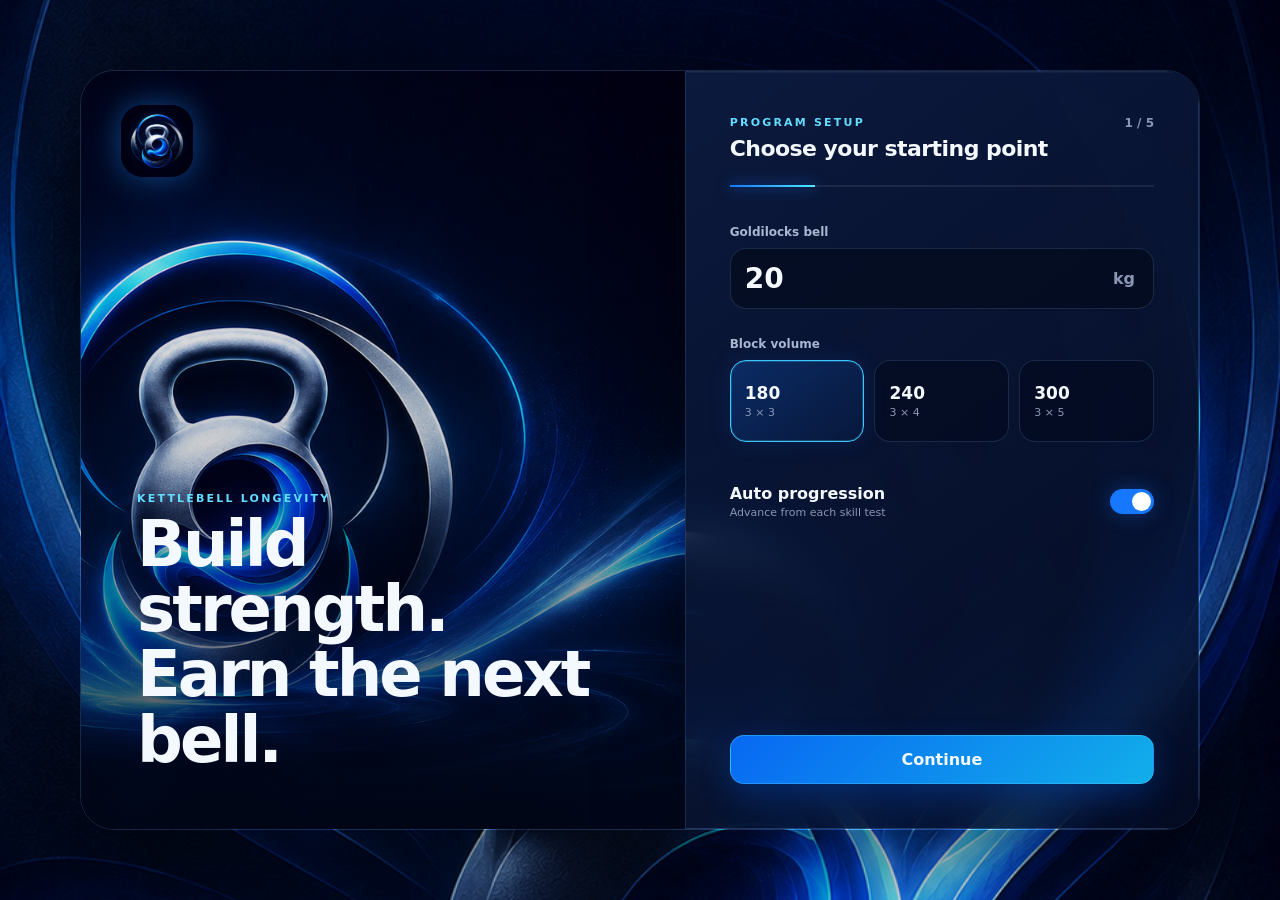
<file: index.html>
<!doctype html>
<html lang="en">
<head>
  <meta charset="utf-8">
  <meta name="viewport" content="width=device-width,initial-scale=1,viewport-fit=cover">
  <meta name="theme-color" content="#050b1d">
  <meta name="description" content="A four-week kettlebell training cycle with skill-based progression.">
  <link rel="manifest" href="manifest.webmanifest">
  <link rel="icon" href="icon-192.png">
  <link rel="apple-touch-icon" href="icon-192.png">
  <link rel="stylesheet" href="styles.css">
  <title>Unity</title>
</head>
<body>
  <div class="ambient" aria-hidden="true"></div>
  <header class="topbar" id="topbar" hidden>
    <button class="brand" data-view="train" aria-label="Unity home">
      <img src="icon-192.png" alt="">
      <span>UNITY</span>
    </button>
    <div class="top-actions">
      <span class="cycle-chip" id="cycleChip"></span>
      <button class="icon-button" id="installButton" hidden>Install</button>
    </div>
  </header>

  <main>
    <section id="setupView" class="view setup-view">
      <div class="setup-shell">
        <div class="hero-panel">
          <img class="hero-mark" src="unity-logo.png" alt="Unity kettlebell mark">
          <div class="hero-copy">
            <p class="eyebrow">KETTLEBELL LONGEVITY</p>
            <h1>Build strength.<br>Earn the next bell.</h1>
          </div>
        </div>

        <div class="setup-panel glass">
          <div class="setup-head">
            <div>
              <p class="eyebrow">PROGRAM SETUP</p>
              <h2 id="setupTitle">Choose your starting point</h2>
            </div>
            <span id="stepLabel">1 / 5</span>
          </div>
          <div class="step-track"><i id="stepProgress"></i></div>

          <form id="setupForm">
            <fieldset class="setup-step active" data-step="0">
              <legend class="sr-only">Starting point</legend>
              <label class="field-label" for="baseKB">Goldilocks bell</label>
              <div class="number-field"><input id="baseKB" type="number" min="4" max="80" step="2" value="20" required><span>kg</span></div>

              <span class="field-label">Block volume</span>
              <div class="choice-grid three" id="volumeChoices">
                <label class="choice"><input type="radio" name="volume" value="180" checked><span><b>180</b><small>3 × 3</small></span></label>
                <label class="choice"><input type="radio" name="volume" value="240"><span><b>240</b><small>3 × 4</small></span></label>
                <label class="choice"><input type="radio" name="volume" value="300"><span><b>300</b><small>3 × 5</small></span></label>
              </div>
              <label class="switch-row"><span><b>Auto progression</b><small>Advance from each skill test</small></span><input id="autoProgression" type="checkbox" checked><i></i></label>
            </fieldset>

            <fieldset class="setup-step" data-step="1">
              <legend class="sr-only">Training structure</legend>
              <span class="field-label">KB Bias</span>
              <p class="field-help">Rotate around your familiar Goldilocks bell: use a lighter bell for speed and technique, and gradually get comfortable with a heavier bell.</p>
              <div class="choice-grid two">
                <label class="choice"><input type="radio" name="bias" value="on" checked><span><b>On</b><small>Rotates between lighter, base and heavier bells</small></span></label>
                <label class="choice"><input type="radio" name="bias" value="off"><span><b>Off</b><small>Always use your Goldilocks bell</small></span></label>
              </div>
              <span class="field-label">Week structure</span>
              <div class="choice-grid two">
                <label class="choice"><input type="radio" name="weekMode" value="balanced" checked><span><b>Balanced Weeks</b><small>2 / 2 / 2 / 2</small></span></label>
                <label class="choice"><input type="radio" name="weekMode" value="chaos"><span><b>Chaos Mode</b><small>Independent rotations</small></span></label>
              </div>
            </fieldset>

            <fieldset class="setup-step" data-step="2">
              <legend class="sr-only">Strength focus</legend>
              <label class="field-label" for="strengthFocus">Strength focus</label>
              <select id="strengthFocus">
                <option value="">None</option>
                <option>Push</option><option>Pull</option><option>Squat</option><option>Hinge</option>
              </select>
              <div id="strengthFields" hidden>
                <label class="field-label" for="strengthReps">Target reps per block</label>
                <input id="strengthReps" type="number" min="30" max="500" step="10" value="180">
              </div>
            </fieldset>

            <fieldset class="setup-step" data-step="3">
              <legend class="sr-only">Barbell mode</legend>
              <label class="switch-row"><span><b>Barbell Mode</b><small>Heavy Bias uses barbell lifts</small></span><input id="barbellMode" type="checkbox"><i></i></label>
              <div id="barbellFields" class="barbell-fields" hidden>
                <label>Push<input id="barbellPush" value="Barbell Bench Press"></label>
                <label>Pull<input id="barbellPull" value="Barbell Row"></label>
                <label>Squat<input id="barbellSquat" value="Back Squat"></label>
                <label>Hinge<input id="barbellHinge" value="Deadlift"></label>
              </div>
            </fieldset>

            <fieldset class="setup-step review-step" data-step="4">
              <legend class="sr-only">Review</legend>
              <div id="setupReview" class="review-grid"></div>
              <button type="button" class="share-import" id="importAnother" hidden>Discard shared plan</button>
            </fieldset>

            <div class="setup-controls">
              <button type="button" class="button secondary" id="setupBack" hidden>Back</button>
              <button type="button" class="button primary" id="setupNext">Continue</button>
            </div>
          </form>
        </div>
      </div>
    </section>

    <section id="trainView" class="view app-view" hidden>
      <div class="page-head">
        <div><p class="eyebrow" id="sessionEyebrow">WEEK 1 · DAY 1</p><h1 id="sessionTitle">Today</h1></div>
        <div class="day-nav"><button id="prevDay" aria-label="Previous day">←</button><button id="nextDay" aria-label="Next day">→</button></div>
      </div>
      <div class="session-meta" id="sessionMeta"></div>
      <details class="routine glass"><summary>Warm-up</summary><p>Rocking · Crawling · Segmental rolls · 5–7 min</p></details>
      <div id="getUpBlock" class="session-block glass" hidden>
        <div class="block-heading"><span class="block-index" id="getUpIndex">01</span><div><h2 id="getUpTitle">Turkish Get Up</h2></div></div>
        <div id="getUpList" class="exercise-list"></div>
      </div>
      <div id="circuitBlock" class="session-block glass" hidden>
        <div class="block-heading"><span class="block-index" id="circuitIndex">02</span><div><h2>Main Circuit</h2><p id="circuitTitle">3 rounds</p></div></div>
        <div id="exerciseList" class="exercise-list"></div>
      </div>
      <div id="carryBlock" class="session-block carry-block glass" hidden>
        <div class="block-heading"><span class="block-index" id="carryIndex">03</span><div><h2>Finisher</h2><p>Loaded carry</p></div></div>
        <div id="carryLine" class="carry-line"></div>
      </div>
      <details class="routine glass"><summary>Cool-down</summary><p>Breathing · L-sit · Bridge · Spinal twist</p></details>
      <button class="button primary complete-button" id="completeSession">Complete session</button>
    </section>

    <section id="skillView" class="view app-view skill-view" hidden>
      <div class="skill-hero">
        <img src="unity-logo.png" alt="">
        <div><p class="eyebrow">BLOCK COMPLETE</p><h1>Skill Test</h1><p>Target bell <strong id="skillBell">24 kg</strong></p></div>
      </div>
      <form id="skillForm" class="test-list"></form>
      <button class="button primary complete-button" id="finishSkill">Finish skill test</button>
    </section>

    <section id="progressView" class="view app-view" hidden>
      <div class="page-head"><div><p class="eyebrow">PROGRESS</p><h1>Your cycle</h1></div><button class="button compact" id="sharePlan">Share Plan</button></div>
      <div id="progressStats" class="stat-grid"></div>
      <div class="glass history-card"><h2>Skill tests</h2><div id="testHistory"></div></div>
    </section>

    <section id="settingsView" class="view app-view" hidden>
      <div class="page-head"><div><p class="eyebrow">SETTINGS</p><h1>Program</h1></div></div>
      <div class="glass settings-card">
        <button class="settings-action" id="editLibrary"><span><b>Exercise Library</b><small>Customize mains and accessories</small></span><span>&rarr;</span></button>
        <button class="settings-action" id="editProgram"><span><b>Edit program</b><small>Return to setup</small></span><span>→</span></button>
        <button class="settings-action" id="sharePlanSettings"><span><b>Share Plan</b><small>Send this block</small></span><span>→</span></button>
        <button class="settings-action danger" id="resetProgram"><span><b>Reset program</b><small>Clear progress and return to setup</small></span><span>→</span></button>
      </div>
    </section>

    <section id="libraryView" class="view app-view" hidden>
      <div class="page-head library-head">
        <div><p class="eyebrow">SETTINGS</p><h1>Exercise Library</h1></div>
        <button class="button compact" id="closeLibrary">Done</button>
      </div>
      <form id="libraryForm" class="library-form"></form>
      <div class="library-actions">
        <button type="button" class="button secondary" id="restoreLibrary">Restore defaults</button>
        <button type="button" class="button primary" id="saveLibrary">Save library</button>
      </div>
    </section>
  </main>

  <nav class="bottom-nav" id="bottomNav" hidden>
    <button data-view="train" class="active"><span>◉</span>Train</button>
    <button data-view="progress"><span>◆</span>Progress</button>
    <button data-view="settings"><span>⚙</span>Settings</button>
  </nav>

  <dialog id="resultDialog">
    <div class="result-mark" id="resultMark">✓</div>
    <p class="eyebrow">SKILL TEST</p>
    <h2 id="resultTitle">Passed</h2>
    <p id="resultText"></p>
    <button class="button primary" id="resultContinue">Start next block</button>
  </dialog>

  <div class="toast" id="toast" role="status" aria-live="polite"></div>
  <script src="app.js" defer></script>
</body>
</html>
</file>
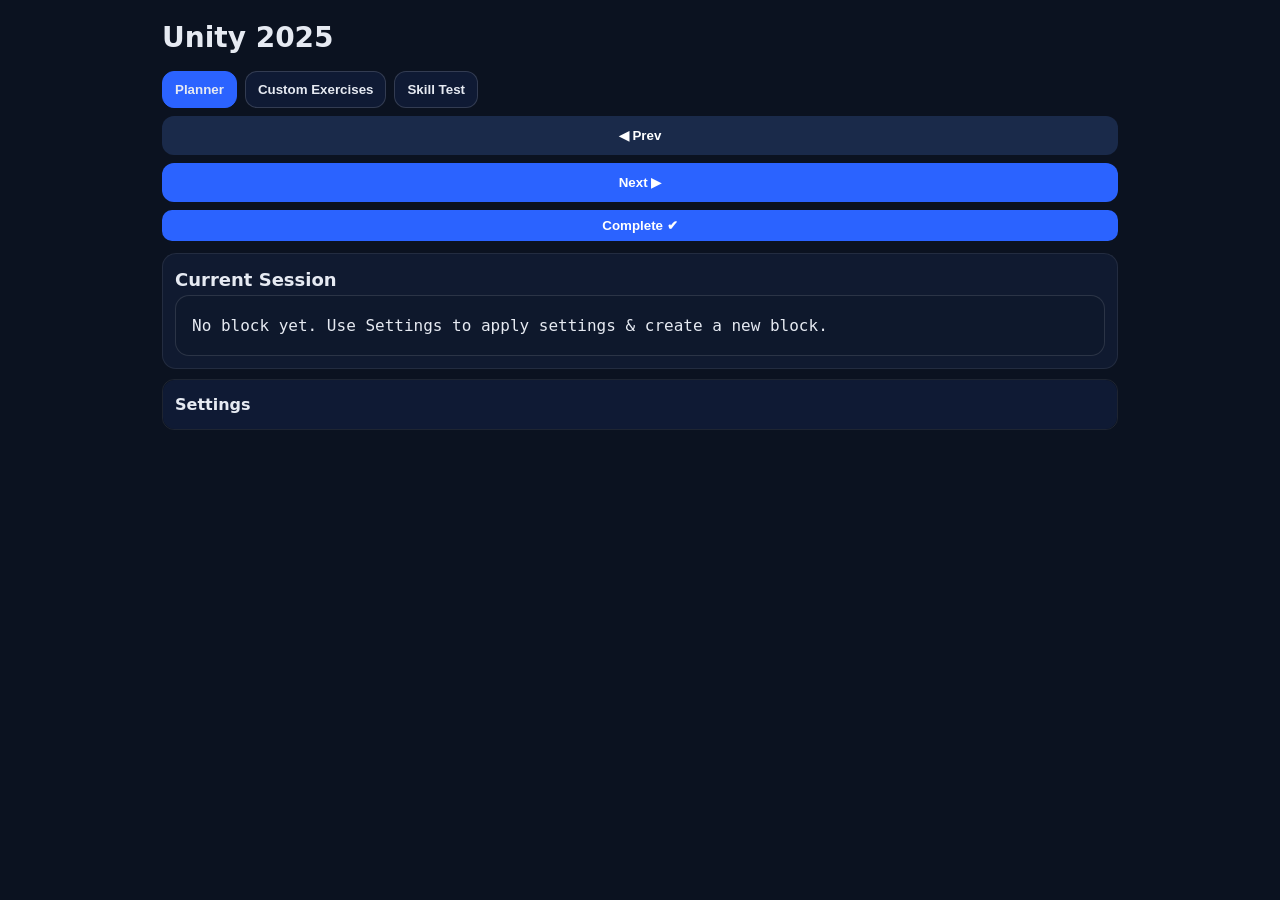
<file: Unity - Longevity.html>
<!doctype html>
<html lang="en">
<head>
<meta charset="utf-8">
<meta name="viewport" content="width=device-width,initial-scale=1,viewport-fit=cover">
<title>Unity 2025 — Carry Finisher (Precomputed 20 Sessions, EN)</title>
<style>
  :root{color-scheme:dark}
  *{box-sizing:border-box}
  body{margin:0;background:#0b1220;color:#e6eaf2;font:16px/1.6 system-ui,Arial}
  .app{max-width:980px;margin:0 auto;padding:16px 12px 84px}
  h1{margin:0 0 .6rem;font-size:28px}
  h2{margin:0;font-size:18px}
  h3{margin:10px 0 6px;font-size:15px}
  .btn{background:#2b63ff;border:0;color:#fff;padding:12px 14px;border-radius:12px;cursor:pointer;font-weight:800;transition:transform .06s ease}
  .btn.ghost{background:#1a2a4a}
  .btn.inline{padding:8px 10px;border-radius:10px}
  .row{display:flex;gap:8px;align-items:center;flex-wrap:wrap}
  .row.stack>*.btn{flex:1}
  .card{background:#101a30;border:1px solid rgba(255,255,255,.08);border-radius:14px;padding:12px;margin:10px 0}
  .session{white-space:pre-wrap;background:#0e182c;border:1px solid rgba(255,255,255,.12);border-radius:14px;padding:16px;line-height:1.7;font-family:ui-monospace,monospace;font-size:clamp(13px,1.9vw,16px)}
  .pill{display:inline-block;background:#182446;border-radius:999px;padding:5px 12px;font-size:12px;margin:3px 3px 0 0}
  details{border:1px solid rgba(255,255,255,.08);border-radius:12px}
  summary{list-style:none;cursor:pointer;padding:12px;font-weight:800;background:#0f1a34;border-radius:12px}
  summary::-webkit-details-marker{display:none}
  details[open]>summary{border-bottom:1px solid rgba(255,255,255,.08);border-bottom-left-radius:0;border-bottom-right-radius:0}
  .panel{padding:12px}
  label{font-size:12px;opacity:.88;display:block;margin:8px 0 4px}
  select,input[type="text"],input[type="number"]{width:100%;background:#0d1830;border:1px solid rgba(255,255,255,.18);color:#e6eaf2;padding:10px;border-radius:10px}
  .grid{display:grid;gap:10px}
  .cols-2{grid-template-columns:repeat(2,minmax(0,1fr))}
  .cols-4{grid-template-columns:repeat(4,minmax(0,1fr))}
  @media (max-width:760px){
    .cols-2,.cols-4{grid-template-columns:1fr}
    .row.stack{display:grid;grid-template-columns:1fr;gap:8px}
    .btn{padding:14px 16px;border-radius:14px}
  }
  .muted{opacity:.75;font-size:12px}
  .toast{position:fixed;right:12px;bottom:12px;background:#0f1a34;border:1px solid rgba(255,255,255,.15);padding:10px 12px;border-radius:12px;font-size:13px;display:none}
  .badge{display:inline-block;font-weight:800;font-size:12px;padding:3px 8px;border-radius:10px;border:1px solid rgba(255,255,255,.25);margin-left:6px;background:#0f1a34}
  .tabs{display:flex;gap:8px;margin:10px 0 6px;flex-wrap:wrap}
  .tab-btn{
    background:#0f1a34;
    border:1px solid rgba(255,255,255,.15);
    color:#e6eaf2;
    padding:10px 12px;
    border-radius:12px;
    font-weight:800;
    cursor:pointer;
    position:relative;
  }
  .tab-btn.active{background:#2b63ff;border-color:#2b63ff}
  .tab-pane{display:none}
  .tab-pane.active{display:block}
  .counter{display:inline-flex;align-items:center;gap:8px;margin-left:12px;flex:0 0 auto}
  .counter .cbtn{background:#0f1a34;border:1px solid rgba(255,255,255,.2);color:#e6eaf2;border-radius:10px;padding:4px 10px;font-weight:800;cursor:pointer}
  .counter .cval{min-width:64px;text-align:center;font-weight:900}
  .session .line{display:flex;align-items:center;justify-content:space-between;gap:12px;flex-wrap:nowrap}
  .session .line .txt{flex:1;min-width:0;white-space:normal}
  .row-inline{display:flex;gap:8px;align-items:center}
  .row-inline input[type="text"]{flex:1}
  .chk{display:inline-flex;gap:6px;align-items:center;font-size:12px;opacity:.9}
  .barbell-box{padding:10px;border:1px dashed rgba(255,255,255,.25);border-radius:10px;background:#0f1a34}
  ul{margin:6px 0 6px 18px;padding:0}
  ul li{margin:2px 0;font-size:13px}

  .row.stack {
    display: grid !important;
    grid-template-columns: 1fr !important;
    gap: 8px !important;
  }

  .nav-dot{
    position:absolute;
    top:4px;
    right:6px;
    width:8px;
    height:8px;
    border-radius:999px;
    background:#f97316;
  }

  .test-block{
    margin:10px 0;
    padding:10px;
    border-radius:12px;
    border:1px solid rgba(255,255,255,.08);
    background:#0f172a;
  }
  .test-block h3{margin-top:2px}
  .test-block .row{align-items:flex-end}

  .rep-counter{
    display:inline-flex;
    align-items:center;
    gap:6px;
    padding:4px 8px;
    border-radius:999px;
    background:#0f1a34;
  }
  .rep-btn{
    border:0;
    border-radius:8px;
    padding:2px 8px;
    background:#111827;
    color:#e5e7eb;
    cursor:pointer;
    font-weight:800;
  }
  .rep-value{
    min-width:24px;
    text-align:center;
    font-weight:800;
  }
  .timer-row{
    margin:8px 0;
    display:flex;
    flex-direction:column;
    gap:6px;
  }
  .timer-controls{
    display:flex;
    gap:8px;
    align-items:center;
    flex-wrap:wrap;
  }
  #test-snatch100-timer-display{
    font-variant-numeric:tabular-nums;
    font-weight:800;
    padding:4px 10px;
    border-radius:999px;
    background:#020617;
    border:1px solid rgba(255,255,255,.2);
  }
</style>
</head>
<body>
<div class="app">
  <h1>Unity 2025</h1>

  <div class="tabs" role="tablist" aria-label="Navigation">
    <button class="tab-btn active" data-tab="plan" aria-selected="true">Planner</button>
    <button class="tab-btn" data-tab="custom" aria-selected="false">Custom Exercises</button>
    <button class="tab-btn" data-tab="skill" aria-selected="false">
      Skill Test
      <span id="skillDot" class="nav-dot" hidden></span>
    </button>
  </div>

  <div id="tab-plan" class="tab-pane active">
    <div class="row stack" style="margin:8px 0 12px">
      <button id="btnPrevTop" class="btn ghost" aria-label="Previous session">◀ Prev</button>
      <button id="btnNextTop" class="btn" aria-label="Next session">Next ▶</button>
      <button id="btnCompleteTop" class="btn inline" title="Mark this session as completed">Complete ✔</button>
    </div>

    <div class="card">
      <h2>Current Session</h2>
      <div id="session" class="session" aria-live="polite">No block yet. Use Settings to apply settings & create a new block.</div>
    </div>

    <details id="accSettings">
      <summary>Settings</summary>
      <div class="panel">
        <div class="grid cols-2">
          <div>
            <label>Block volume (Unity)</label>
            <select id="selVol">
              <option>180</option><option>240</option><option selected>300</option><option>400</option><option>500</option>
            </select>
          </div>
          <div>
            <label>Seed (optional)</label>
            <input id="inpSeed" placeholder="e.g. 12345">
          </div>
          <div>
            <label>KB-bias (mains only; based on week split)</label>
            <select id="selBias">
              <option value="on" selected>On (▲/▼)</option>
              <option value="off">Off</option>
            </select>
          </div>
          <div>
            <label>Strength Focus overlay (1 grind pattern)</label>
            <select id="selPS">
              <option value="">— Off —</option>
              <option>Push</option><option>Pull</option><option>Squat</option><option>Hinge</option>
            </select>
          </div>
          <div>
            <label>Strength Focus Volume (if Strength Focus enabled)</label>
            <select id="selPSVol" disabled>
              <option>180</option><option selected>240</option><option>300</option>
            </select>
          </div>
          <div>
            <label>Strength Focus mode</label>
            <label class="row" style="gap:10px">
              <input type="checkbox" id="chkPSAdvanced" disabled>
              <span>Advanced Strength Focus</span>
            </label>
          </div>
          <div>
            <label>Base kettlebell (kg)</label>
            <input id="inpBaseKB" type="text" placeholder="e.g. 16">
          </div>
          <div>
            <label class="row"><input type="checkbox" id="chkBarbellMode"> Barbell-mode (Heavy Bias = Barbell)</label>
          </div>
          <div>
            <label class="row"><input type="checkbox" id="chkRunAuto" checked> Optional Run suggestions</label>
          </div>
        </div>

        <div class="card" style="margin-top:12px">
          <div id="kpi"></div>
          <div id="orders" class="muted" style="margin-top:6px"></div>
          <div class="muted" style="margin-top:6px">
            Week percentages: Deload 15% • Maintenance 22% • Development 28% • Stress 35%.<br>
            Splits per partition: 3 → [15,35,50]% • 4 → [15,22,28,35]% • 5 → [10,15,20,25,30]%.<br>
            Bias (mains only): min%=Heavy ▲, max%=Light ▼. Light-bias main: cap-boost to 10 per round (no PS).<br>
            Barbell-mode: replaces Heavy-bias mains of Push/Pull/Squat/Hinge with your barbell variants.
          </div>
        </div>

        <div class="row stack" style="margin-top:8px">
          <button id="btnRebuild" class="btn">Apply settings &amp; create new block</button>
          <button id="btnReset" class="btn ghost">Reset progress</button>
          <button id="btnResetCounters" class="btn ghost" title="Clear set counters of this session">Reset counters</button>
        </div>
      </div>
    </details>
  </div>

  <div id="tab-custom" class="tab-pane">
    <div class="card">
      <h2>Custom Exercises</h2>
      <p class="muted">
        This page assumes your <b>Base kettlebell</b> (in Settings) is your current Goldilocks bell.
        As a simple rule of thumb for Unity:
        <br>• All <b>technique tests</b> (swing, clean, press, front squat, snatch 5/side, get-up) are done with your <b>Heavy Bias</b> bell (Base&nbsp;+&nbsp;4&nbsp;kg).
        <br>• The <b>Snatch Volume Test</b> (100 reps &lt; 5:00) is done with your <b>Light Bias</b> bell (Base&nbsp;−&nbsp;4&nbsp;kg).
        <br>The bell fields below will auto-fill from your Base kettlebell if possible, but you can always override them.
      </p>
      <div id="customForm" class="grid cols-2" style="margin-top:8px"></div>
      <div class="card barbell-box" style="margin-top:12px">
        <b>Barbell-mapping (for Heavy Bias)</b>
        <div class="grid cols-4" style="margin-top:8px">
          <div><label>Push (e.g. Barbell Bench Press)</label><input type="text" id="barbellPush" placeholder="Barbell Bench Press"></div>
          <div><label>Pull (e.g. Barbell Row)</label><input type="text" id="barbellPull" placeholder="Barbell Row"></div>
          <div><label>Squat (e.g. Back Squat)</label><input type="text" id="barbellSquat" placeholder="Barbell Back Squat"></div>
          <div><label>Hinge (e.g. Deadlift)</label><input type="text" id="barbellHinge" placeholder="Barbell Deadlift"></div>
        </div>
        <div class="row stack" style="margin-top:8px">
          <button id="btnSaveBarbell" class="btn inline">Save Barbell lifts</button>
        </div>
        <p class="muted" style="margin-top:6px">When <b>Barbell-mode</b> is on and a pattern is Heavy-biased, the main is automatically replaced by your barbell lift.</p>
      </div>
      <div class="row stack" style="margin-top:8px">
        <button id="btnSaveCustom" class="btn">Save</button>
        <button id="btnClearCustom" class="btn ghost">Clear</button>
        <span class="muted">After saving: the Planner is rebuilt.</span>
      </div>
    </div>
  </div>

  
  <div id="tab-skill" class="tab-pane">
    <div class="card">
      <h2>Skill Test Log</h2>
      <p class="muted">
        Test every 12 weeks or whenever you feel ready for a heavier bell.<br>
        Pass the test → start the next block with that weight.<br>
        Standard flow: <b>180 → 240 → 300 → Test → next bell.</b><br>
        If all Heavy-bias reps were clean this block → increase volume next block.
      </p>

      <!-- 1) One-arm swing — 10 per side -->
      <div class="test-block" data-test="swing">
        <h3>One-arm Swing (10 per side)</h3>
        <div class="row">
          <label>
            Bell (kg)
            <input type="number" id="test-swing-bell" min="4" max="48" step="2">
          </label>
          <div class="counter-group">
            <span class="label">Left reps</span>
            <div class="rep-counter" data-counter="test-swing-left">
              <button type="button" class="rep-btn">−</button>
              <span class="rep-value">0</span>
              <button type="button" class="rep-btn">+</button>
            </div>
          </div>
          <div class="counter-group">
            <span class="label">Right reps</span>
            <div class="rep-counter" data-counter="test-swing-right">
              <button type="button" class="rep-btn">−</button>
              <span class="rep-value">0</span>
              <button type="button" class="rep-btn">+</button>
            </div>
          </div>
        </div>
        <label class="full">
          Note
          <input type="text" id="test-swing-notes" placeholder="e.g. 10/10 smooth, grip easy">
        </label>
        <button type="button" class="btn inline test-save-btn">Save test</button>
        <p class="muted" id="test-swing-last"></p>
      </div>

      <!-- 2) Double clean — 5 total -->
      <div class="test-block" data-test="clean">
        <h3>Double Clean (5 total)</h3>
        <div class="row">
          <label>
            Bell per hand (kg)
            <input type="number" id="test-clean-bell" min="4" max="48" step="2">
          </label>
          <div class="counter-group">
            <span class="label">Total reps</span>
            <div class="rep-counter" data-counter="test-clean-reps">
              <button type="button" class="rep-btn">−</button>
              <span class="rep-value">0</span>
              <button type="button" class="rep-btn">+</button>
            </div>
          </div>
        </div>
        <label class="full">
          Note
          <input type="text" id="test-clean-notes" placeholder="e.g. 5 reps, last heavy">
        </label>
        <button type="button" class="btn inline test-save-btn">Save test</button>
        <p class="muted" id="test-clean-last"></p>
      </div>

      <!-- 3) Press — 5 per side -->
      <div class="test-block" data-test="press">
        <h3>Press (5 per side)</h3>
        <div class="row">
          <label>
            Bell (kg)
            <input type="number" id="test-press-bell" min="4" max="48" step="2">
          </label>
          <div class="counter-group">
            <span class="label">Left reps</span>
            <div class="rep-counter" data-counter="test-press-left">
              <button type="button" class="rep-btn">−</button>
              <span class="rep-value">0</span>
              <button type="button" class="rep-btn">+</button>
            </div>
          </div>
          <div class="counter-group">
            <span class="label">Right reps</span>
            <div class="rep-counter" data-counter="test-press-right">
              <button type="button" class="rep-btn">−</button>
              <span class="rep-value">0</span>
              <button type="button" class="rep-btn">+</button>
            </div>
          </div>
        </div>
        <label class="full">
          Note
          <input type="text" id="test-press-notes" placeholder="e.g. 4+4, last rep grindy right">
        </label>
        <button type="button" class="btn inline test-save-btn">Save test</button>
        <p class="muted" id="test-press-last"></p>
      </div>

      <!-- 4) Double front squat — 5 total -->
      <div class="test-block" data-test="frontsquat">
        <h3>Double Front Squat (5 total)</h3>
        <div class="row">
          <label>
            Bell per hand (kg)
            <input type="number" id="test-frontsquat-bell" min="4" max="48" step="2">
          </label>
          <div class="counter-group">
            <span class="label">Total reps</span>
            <div class="rep-counter" data-counter="test-frontsquat-reps">
              <button type="button" class="rep-btn">−</button>
              <span class="rep-value">0</span>
              <button type="button" class="rep-btn">+</button>
            </div>
          </div>
        </div>
        <label class="full">
          Note
          <input type="text" id="test-frontsquat-notes" placeholder="e.g. 5 solid, core taxed">
        </label>
        <button type="button" class="btn inline test-save-btn">Save test</button>
        <p class="muted" id="test-frontsquat-last"></p>
      </div>

      <!-- 5) Snatch 5 per side -->
      <div class="test-block" data-test="snatch5">
        <h3>Snatch (5 per side)</h3>
        <div class="row">
          <label>
            Bell (kg)
            <input type="number" id="test-snatch5-bell" min="8" max="40" step="2">
          </label>
          <div class="counter-group">
            <span class="label">Left reps</span>
            <div class="rep-counter" data-counter="test-snatch5-left">
              <button type="button" class="rep-btn">−</button>
              <span class="rep-value">0</span>
              <button type="button" class="rep-btn">+</button>
            </div>
          </div>
          <div class="counter-group">
            <span class="label">Right reps</span>
            <div class="rep-counter" data-counter="test-snatch5-right">
              <button type="button" class="rep-btn">−</button>
              <span class="rep-value">0</span>
              <button type="button" class="rep-btn">+</button>
            </div>
          </div>
        </div>
        <label class="full">
          Note
          <input type="text" id="test-snatch5-notes" placeholder="e.g. 5/5 crisp, lockout clean">
        </label>
        <button type="button" class="btn inline test-save-btn">Save test</button>
        <p class="muted" id="test-snatch5-last"></p>
      </div>

      <!-- 6) Get-up — 1 per side -->
      <div class="test-block" data-test="getup">
        <h3>Get-up (1 per side)</h3>
        <div class="row">
          <label>
            Bell (kg)
            <input type="number" id="test-getup-bell" min="4" max="48" step="2">
          </label>
          <div class="counter-group">
            <span class="label">Left reps</span>
            <div class="rep-counter" data-counter="test-getup-left">
              <button type="button" class="rep-btn">−</button>
              <span class="rep-value">0</span>
              <button type="button" class="rep-btn">+</button>
            </div>
          </div>
          <div class="counter-group">
            <span class="label">Right reps</span>
            <div class="rep-counter" data-counter="test-getup-right">
              <button type="button" class="rep-btn">−</button>
              <span class="rep-value">0</span>
              <button type="button" class="rep-btn">+</button>
            </div>
          </div>
        </div>
        <label class="full">
          Note
          <input type="text" id="test-getup-notes" placeholder="e.g. 1+1 controlled, slow">
        </label>
        <button type="button" class="btn inline test-save-btn">Save test</button>
        <p class="muted" id="test-getup-last"></p>
      </div>

      <!-- 7) 100 Snatch test -->
      <div class="test-block" data-test="snatch100">
        <h3>Snatch Test (100 reps &lt; 5:00)</h3>
        <div class="row">
          <label>
            Bell (kg)
            <input type="number" id="test-snatch100-bell" min="8" max="40" step="2">
          </label>
          <div class="counter-group">
            <span class="label">Total reps</span>
            <div class="rep-counter" data-counter="test-snatch100-reps">
              <button type="button" class="rep-btn">−</button>
              <span class="rep-value">0</span>
              <button type="button" class="rep-btn">+</button>
            </div>
          </div>
        </div>
        <div class="timer-row">
          <span class="label">Time</span>
          <div class="timer-controls">
            <span id="test-snatch100-timer-display">00:00</span>
            <button type="button" class="btn inline" id="test-snatch100-timer-toggle">Start</button>
            <button type="button" class="btn inline ghost" id="test-snatch100-timer-reset">Reset</button>
          </div>
          <input type="hidden" id="test-snatch100-time">
        </div>
        <label class="full">
          Note
          <input type="text" id="test-snatch100-notes" placeholder="e.g. 100 reps in 6:14, grip fade at 80">
        </label>
        <button type="button" class="btn inline test-save-btn">Save test</button>
        <p class="muted" id="test-snatch100-last"></p>
      </div>
    </div>
  </div>
</div>

<div id="toast" class="toast" aria-live="polite"></div>

<script>
(function(){
  var LS_KEY='unity2025_state';
  var COUNTERS_KEY='unity2025_counters';
  var CUSTOM_KEY='unity2025_custom_matrix_v6';
  var BARBELL_KEY='unity2025_barbell_map_v1';
  var BLOCKS_KEY='unity_skill_blocks_v1';
  var LAST_TEST_BLOCK_KEY='unity_skill_lastTestBlock_v1';
  var SKILL_TEST_KEY='unity_skillTests_v1';
  var PATTERNS=['Push','Pull','Squat','Lunge','Hinge','Rotation','Anti-Rotation','Loaded Carry'];
  var WEEK_PCT={Deload:.15,Maintenance:.22,Development:.28,Stress:.35};
  var SPLITS={3:[0.15,0.35,0.50],4:[0.15,0.22,0.28,0.35],5:[0.10,0.15,0.20,0.25,0.30]};
  var DEFAULT_BALLISTICS=new Set(['Snatch','One-arm Swing','Two-arm Swing','Double Clean','Double Push Press']);

  var CARRY_UNIT_SECONDS = 5;
  var CARRY_MIN_SECONDS  = 30;
  function carrySecondsFromUnits(units){
    return Math.max(CARRY_MIN_SECONDS, (units|0) * CARRY_UNIT_SECONDS);
  }

  function loadSkillTests(){
    try{
      var raw=localStorage.getItem(SKILL_TEST_KEY);
      return raw?JSON.parse(raw):{};
    }catch(e){
      console.warn('Skill tests corrupted, reset.',e);
      return {};
    }
  }
  function saveSkillTests(data){
    try{localStorage.setItem(SKILL_TEST_KEY,JSON.stringify(data));}catch(e){}
  }

  function getBlockState(){
    var blocksCompleted = (state && typeof state.completedBlocks!=='undefined') ? (state.completedBlocks|0) : 0;
    var last = parseInt(localStorage.getItem(LAST_TEST_BLOCK_KEY)||'0',10);
    if(isNaN(last)) last = 0;
    try{ localStorage.setItem(BLOCKS_KEY,String(blocksCompleted)); }catch(e){}
    return {blocksCompleted:blocksCompleted,lastSkillTestBlock:last};
  }
  function setLastTestBlockToCurrent(){
    var st=getBlockState();
    try{ localStorage.setItem(LAST_TEST_BLOCK_KEY,String(st.blocksCompleted)); }catch(e){}
    updateSkillDot();
  }
  function updateSkillDot(){
    var dot=document.getElementById('skillDot');
    if(!dot) return;
    var st=getBlockState();
    var since = st.blocksCompleted - st.lastSkillTestBlock;
    var show = since>=2;
    dot.hidden = !show;
  }

  function initSkillRepCounters(){
    document.querySelectorAll('.rep-counter').forEach(function(box){
      var valueEl = box.querySelector('.rep-value');
      if(!valueEl) return;
      function update(delta){
        var cur = parseInt(valueEl.textContent||'0',10);
        if(isNaN(cur)) cur = 0;
        var next = cur + delta;
        if(next<0) next = 0;
        if(next>200) next = 200;
        valueEl.textContent = String(next);
      }
      box.addEventListener('click', function(ev){
        var btn = ev.target.closest('.rep-btn');
        if(!btn) return;
        if(btn.textContent.trim()==='−' || btn.textContent.trim()==='-') update(-1);
        else update(+1);
      });
    });
  }
  function getSkillCounterValue(name){
    var el=document.querySelector('.rep-counter[data-counter="'+name+'"] .rep-value');
    return el? (parseInt(el.textContent||'0',10)||0) : 0;
  }

  function secondsToMMSS(total){
    var m=Math.floor(total/60);
    var s=total%60;
    return String(m).padStart(2,'0')+':'+String(s).padStart(2,'0');
  }

  var snatchTimerSeconds=0;
  var snatchTimerInterval=null;
  function initSnatchTimer(){
    var display=document.getElementById('test-snatch100-timer-display');
    var toggle=document.getElementById('test-snatch100-timer-toggle');
    var reset=document.getElementById('test-snatch100-timer-reset');
    var hidden=document.getElementById('test-snatch100-time');
    if(!display||!toggle||!reset||!hidden) return;

    function sync(){
      var txt=secondsToMMSS(snatchTimerSeconds);
      display.textContent = txt;
      hidden.value = txt;
    }

    toggle.addEventListener('click',function(){
      if(snatchTimerInterval){
        clearInterval(snatchTimerInterval);
        snatchTimerInterval=null;
        toggle.textContent='Start';
      }else{
        snatchTimerInterval=setInterval(function(){
          snatchTimerSeconds+=1;
          sync();
        },1000);
        toggle.textContent='Stop';
      }
    });
    reset.addEventListener('click',function(){
      if(snatchTimerInterval){
        clearInterval(snatchTimerInterval);
        snatchTimerInterval=null;
        toggle.textContent='Start';
      }
      snatchTimerSeconds=0;
      sync();
    });
    sync();
  }

  function formatLastLine(testId,entry,prefix){
    if(!entry) return '';
    if(testId==='swing'){
      return prefix+': '+entry.bell+' kg, '+entry.left+'/'+entry.right+' reps. '+(entry.notes||'');
    }
    if(testId==='clean'){
      return prefix+': '+entry.bell+' kg, '+entry.reps+' reps. '+(entry.notes||'');
    }
    if(testId==='press'){
      return prefix+': '+entry.bell+' kg, '+entry.left+'/'+entry.right+' reps. '+(entry.notes||'');
    }
    if(testId==='frontsquat'){
      return prefix+': '+entry.bell+' kg, '+entry.reps+' reps. '+(entry.notes||'');
    }
    if(testId==='snatch5'){
      return prefix+': '+entry.bell+' kg, '+entry.left+'/'+entry.right+' reps. '+(entry.notes||'');
    }
    if(testId==='getup'){
      return prefix+': '+entry.bell+' kg, '+entry.left+'/'+entry.right+' reps. '+(entry.notes||'');
    }
    if(testId==='snatch100'){
      return prefix+': '+entry.bell+' kg, '+entry.reps+' reps in '+entry.time+'. '+(entry.notes||'');
    }
    return prefix+': '+(entry.notes||'');
  }

  function readTestInputs(testId){
    if(testId==='swing'){
      var bell = +((document.getElementById('test-swing-bell')||{}).value||0);
      var left = getSkillCounterValue('test-swing-left');
      var right = getSkillCounterValue('test-swing-right');
      var notes = (document.getElementById('test-swing-notes')||{}).value||'';
      if(!bell || (!left && !right)){
        alert('Fill bell and reps for One-arm Swing.');
        return null;
      }
      return {type:'swing',bell:bell,left:left,right:right,notes:notes.trim()};
    }
    if(testId==='clean'){
      var bellC=+((document.getElementById('test-clean-bell')||{}).value||0);
      var repsC=getSkillCounterValue('test-clean-reps');
      var notesC=(document.getElementById('test-clean-notes')||{}).value||'';
      if(!bellC || !repsC){
        alert('Fill bell and reps for Double Clean.');
        return null;
      }
      return {type:'clean',bell:bellC,reps:repsC,notes:notesC.trim()};
    }
    if(testId==='press'){
      var bellP=+((document.getElementById('test-press-bell')||{}).value||0);
      var leftP=getSkillCounterValue('test-press-left');
      var rightP=getSkillCounterValue('test-press-right');
      var notesP=(document.getElementById('test-press-notes')||{}).value||'';
      if(!bellP || (!leftP && !rightP)){
        alert('Fill bell and reps for Press.');
        return null;
      }
      return {type:'press',bell:bellP,left:leftP,right:rightP,notes:notesP.trim()};
    }
    if(testId==='frontsquat'){
      var bellF=+((document.getElementById('test-frontsquat-bell')||{}).value||0);
      var repsF=getSkillCounterValue('test-frontsquat-reps');
      var notesF=(document.getElementById('test-frontsquat-notes')||{}).value||'';
      if(!bellF || !repsF){
        alert('Fill bell and reps for Double Front Squat.');
        return null;
      }
      return {type:'frontsquat',bell:bellF,reps:repsF,notes:notesF.trim()};
    }
    if(testId==='snatch5'){
      var bellS5=+((document.getElementById('test-snatch5-bell')||{}).value||0);
      var leftS5=getSkillCounterValue('test-snatch5-left');
      var rightS5=getSkillCounterValue('test-snatch5-right');
      var notesS5=(document.getElementById('test-snatch5-notes')||{}).value||'';
      if(!bellS5 || (!leftS5 && !rightS5)){
        alert('Fill bell and reps for Snatch (5 per side).');
        return null;
      }
      return {type:'snatch5',bell:bellS5,left:leftS5,right:rightS5,notes:notesS5.trim()};
    }
    if(testId==='getup'){
      var bellG=+((document.getElementById('test-getup-bell')||{}).value||0);
      var leftG=getSkillCounterValue('test-getup-left');
      var rightG=getSkillCounterValue('test-getup-right');
      var notesG=(document.getElementById('test-getup-notes')||{}).value||'';
      if(!bellG || (!leftG && !rightG)){
        alert('Fill bell and reps for Get-up.');
        return null;
      }
      return {type:'getup',bell:bellG,left:leftG,right:rightG,notes:notesG.trim()};
    }
    if(testId==='snatch100'){
      var bellS=+((document.getElementById('test-snatch100-bell')||{}).value||0);
      var repsS=getSkillCounterValue('test-snatch100-reps');
      var timeStr=(document.getElementById('test-snatch100-time')||{}).value||'';
      var notesS=(document.getElementById('test-snatch100-notes')||{}).value||'';
      if(!bellS || !repsS || !timeStr){
        alert('Fill bell, reps and time for Snatch Test.');
        return null;
      }
      return {type:'snatch100',bell:bellS,reps:repsS,time:timeStr.trim(),notes:notesS.trim()};
    }
    alert('Unknown test id: '+testId);
    return null;
  }

  function initSkillTestLog(){
    var data = loadSkillTests();
    Object.keys(data).forEach(function(testId){
      var el=document.getElementById('test-'+testId+'-last');
      if(!el) return;
      el.textContent = formatLastLine(testId,data[testId],'Last test');
    });

    document.querySelectorAll('.test-block[data-test]').forEach(function(block){
      var testId=block.getAttribute('data-test');
      var btn=block.querySelector('.test-save-btn');
      var lastEl=document.getElementById('test-'+testId+'-last');
      if(!btn || !lastEl) return;
      btn.addEventListener('click',function(){
        var entry = readTestInputs(testId);
        if(!entry) return;
        entry.date = new Date().toISOString();
        var cur = loadSkillTests();
        cur[testId] = entry;
        saveSkillTests(cur);
        lastEl.textContent = formatLastLine(testId,entry,'Last test');
        setLastTestBlockToCurrent();
      });
    });
  }

  function snapId(blockIdx, w, d){
    return String(blockIdx|0)+'_'+String(w|0)+'_'+String(d|0);
  }
  function getSnapshotFor(w,d){
    state.snapshots = state.snapshots || {};
    return state.snapshots[ snapId(state.blockIdx||0, w, d) ] || null;
  }
  function setSnapshotFor(w,d,obj){
    state.snapshots = state.snapshots || {};
    state.snapshots[ snapId(state.blockIdx||0, w, d) ] = obj;
    save();
  }

  function heavyBiasCapFor(blockVol){
    if (+blockVol <= 180) return 1;
    if (+blockVol <= 240) return 2;
    return 3;
  }

  var MATRIX_ADV={
    'Push':{ main:'Military Press', acc:['Double Push Press','Half-Kneeling Press','Bridge Floor Press'] },
    'Pull':{ main:'Double Clean', acc:['Pull-up / Chin-up','Wide Row','Small Row'] },
    'Squat':{ main:'Double Front Squat', acc:['(Box) Pistol','Step-up','Goblet Squat'] },
    'Lunge':{ main:'Double Reverse Lunge', acc:['Tactical Lunge','Bulgarian Split Squat','Clean + Reverse Lunge'] },
    'Hinge':{ main:'Two-arm Swing', acc:['Single-leg Glute Bridge','Double Deadlift','Double Snatch'] },
    'Rotation':{ main:'Turkish Get Up', acc:['Windmill','Half-kneeling Lift','Bent Press'] },
    'Anti-Rotation':{ main:'Snatch', acc:['One-arm Swing','Single-leg Deadlift','Renegade Row'] },
    'Loaded Carry':{ main:'Suitcase Carry', acc:['Front Rack Carry','Overhead Carry','Bear Crawl'] }
  };

  function $(s){return document.querySelector(s);}
  function toast(m){var t=$('#toast');t.textContent=m;t.style.display='block';setTimeout(function(){t.style.display='none';},1500);}
  function esc(s){return String(s).replace(/[&<>"']/g,function(c){return({'&':'&amp;','<':'&lt;','>':'&gt;','"':'&quot;',"'":'&#39;'}[c]);});}
  function clean(s){return String(s).replace(/\s+/g,' ').trim();}
  function sanitizeName(s){var x=String(s||'').trim(); if(!x) return ''; if(x==='on'||x==='off') return ''; return x;}

  function makeRNG(seed){
    var h=2166136261>>>0;
    if(seed){for(var i=0;i<seed.length;i++){h^=seed.charCodeAt(i);h=Math.imul(h,16777619);}}
    else {h=(Date.now()>>>0);}
    return function(){h+=0x6D2B79F5;var t=h;t=Math.imul(t^t>>>15,t|1);t^=t+Math.imul(t^t>>>7,t|61);return ((t^t>>>14)>>>0)/4294967296;};
  }
  var rnd=makeRNG('');
  function shuffle(a){for(var i=a.length-1;i>0;i--){var j=Math.floor(rnd()*(i+1));var tmp=a[i];a[i]=a[j];a[j]=tmp;}return a;}

  function roundsCap(v){
    switch(+v){
      case 180:return{rounds:3,cap:3};
      case 240:return{rounds:3,cap:4};
      case 300:return{rounds:3,cap:5};
      case 400:return{rounds:4,cap:5};
      case 500:return{rounds:5,cap:5};
      default:return{rounds:3,cap:5};
    }
  }
  function apportion2(total,weights){
    var w=weights.slice();
    var W=w.reduce(function(a,b){return a+b;},0);
    if(W<=0)return Array(w.length).fill(0);
    var raw=w.map(function(v){return (v*total)/W;});
    var base=raw.map(function(x){return Math.floor(x);});
    var rem=total-base.reduce(function(a,b){return a+b;},0);
    var order=raw.map(function(x,i){return {i:i,frac:x-Math.floor(x)}}).sort(function(a,b){return b.frac-a.frac;});
    for(var k=0;k<order.length&&rem>0;k++){base[order[k].i]+=1;rem--;}
    return base;
  }
  function biasFromPct(weekType,pct){
    var parts=(weekType==='Deload')?3:((weekType==='Stress')?5:4);
    var base=SPLITS[parts].slice();
    var mn=Math.min.apply(null,base),mx=Math.max.apply(null,base);
    function eq(a,b){return Math.abs(a-b)<1e-9;}
    if(eq(pct,mn))return'Heavy';
    if(eq(pct,mx))return'Light';
    return 'Medium';
  }
  function biasBadge(b){
    return b==='Heavy' ? ' <span class="badge">▲ +1</span>' : (b==='Light' ? ' <span class="badge">▼ −1</span>' : '');
  }
  function takeRoundsLE(total, rounds){
    if (!Number.isFinite(total) || total <= 0) return 0;
    var k = Math.floor(total / rounds);
    return Math.max(0, k * rounds);
  }
  function pickDays(count){var d=[0,1,2,3,4];shuffle(d);return d.slice(0,count).sort(function(a,b){return a-b;});}

  function loadJSON(k,def){try{var v=localStorage.getItem(k);return v?JSON.parse(v):def}catch(e){return def}}
  function saveJSON(k,o){try{localStorage.setItem(k,JSON.stringify(o))}catch(e){}}

  var barbellMap=loadJSON(BARBELL_KEY,{
    Push:'Barbell Bench Press',
    Pull:'Barbell Row',
    Squat:'Barbell Back Squat',
    Hinge:'Barbell Deadlift'
  })||{};
  function saveBarbell(){saveJSON(BARBELL_KEY,barbellMap);}

  var counters=loadJSON(COUNTERS_KEY,{})||{};
  function countersSave(){saveJSON(COUNTERS_KEY,counters);}
  function dayKey(){if(!state.plan||!state.cursor)return'nokey';var c=state.cursor;return String((state.blockIdx||0))+'_'+String(c.w)+'_'+String(c.d);}
  function getCount(exKey){var k=dayKey();return (counters[k]&&counters[k][exKey])|0;}
  function setCount(exKey,val,max){var k=dayKey();counters[k]=counters[k]||{};counters[k][exKey]=Math.max(0,Math.min(max,val|0));countersSave();}
  function mkCounterHTML(exKey,max){var cur=getCount(exKey);var safe=exKey.replace(/&/g,'&amp;').replace(/</g,'&lt;');return'<span class="counter" data-ex="'+safe+'" data-max="'+max+'"><button class="cbtn" data-dec>−</button><span class="cval">'+cur+'/'+max+'</span><button class="cbtn" data-inc>+</button></span>';}

  var customMatrix=loadJSON(CUSTOM_KEY,{})||{};
  function inferBallistic(name){var nm=clean(name);return DEFAULT_BALLISTICS.has(nm)||/(swing|snatch|high pull|double clean)/i.test(nm)}
  function inferUnilateral(name){
    var n = clean(name).toLowerCase();
    if(/double\s+snatch/i.test(n)) return false;
    return /(one[-\s]?arm|single[-\s]?leg|split[-\s]?squat|pistol|step[-\s]?up|lunge|windmill|bent\s?press|half[-\s]?kneeling|kneeling|reverse\s?lunge|front[-\s]?rack\s?carry|suitcase\s?carry|overhead\s?carry|farmer|bottom[-\s]?up\s?carry|renegade\s?row|pull[-\s]?up|chin[-\s]?up|military\s?press|push\s?press|snatch)/i.test(n);
  }

  function seedFromUnity(){
    var out={};
    for(var pidx=0;pidx<PATTERNS.length;pidx++){
      var p=PATTERNS[pidx];
      var m=MATRIX_ADV[p];
      var items=[];
      items[0]={name:m.main,ballistic:inferBallistic(m.main),unilateral:inferUnilateral(m.main)};
      for(var i=0;i<3;i++){
        var nm=m.acc[i]||'';
        items[i+1]={name:nm,ballistic:inferBallistic(nm),unilateral:inferUnilateral(nm)};
      }
      out[p]={enabled:true,items:items};
    }
    return out;
  }
  function sanitizeCustom(){
    if(!customMatrix||!Object.keys(customMatrix).length){customMatrix=seedFromUnity();}
    for(var pidx=0;pidx<PATTERNS.length;pidx++){
      var p=PATTERNS[pidx];
      if(!customMatrix[p]) customMatrix[p]={enabled:true,items:[{},{},{},{}]};
      var it=customMatrix[p].items=customMatrix[p].items||[{},{},{},{}];
      for(var i=0;i<4;i++){
        it[i]=it[i]||{};
        it[i].name=sanitizeName(it[i].name||'');
        if(!it[i].name){
          var seed=seedFromUnity()[p].items[i];
          it[i].name=seed.name; it[i].ballistic=seed.ballistic; it[i].unilateral=seed.unilateral;
        }else{
          if(typeof it[i].ballistic!=='boolean') it[i].ballistic=inferBallistic(it[i].name);
          if(typeof it[i].unilateral!=='boolean') it[i].unilateral=inferUnilateral(it[i].name);
        }
      }
    }
    saveJSON(CUSTOM_KEY,customMatrix);
  }
  function effectiveMatrix(){
    sanitizeCustom();
    var out={};
    for(var pidx=0;pidx<PATTERNS.length;pidx++){
      var p=PATTERNS[pidx];
      var it=customMatrix[p].items;
      out[p]={main:it[0].name,acc:[it[1].name,it[2].name,it[3].name].filter(Boolean)};
    }
    return out;
  }
  function isUsingDefaultMatrix(){
    // Returns true if the current customMatrix matches the Unity defaults (no custom overrides)
    var seed = seedFromUnity();
    sanitizeCustom();
    for(var pidx=0;pidx<PATTERNS.length;pidx++){
      var p = PATTERNS[pidx];
      var it = (customMatrix[p] && customMatrix[p].items) || [];
      var seedIt = seed[p].items || [];
      for(var i=0;i<4;i++){
        var cur = it[i] || {};
        var base = seedIt[i] || {};
        var nameCur = sanitizeName(cur.name||'');
        var nameBase = sanitizeName(base.name||'');
        if(nameCur !== nameBase) return false;
        if(!!cur.ballistic !== !!base.ballistic) return false;
        if(!!cur.unilateral !== !!base.unilateral) return false;
      }
    }
    return true;
  }

  function rotationUsesTGU(){
    // Returns true if the current Rotation main exercise is literally 'Turkish Get Up'
    sanitizeCustom();
    var rot = customMatrix['Rotation'] && customMatrix['Rotation'].items || [];
    var mainName = sanitizeName((rot[0] && rot[0].name) || '');
    return mainName === 'Turkish Get Up';
  }

  function isBallisticName(nm){
    var name=clean(nm);
    for(var pidx=0;pidx<PATTERNS.length;pidx++){
      var p=PATTERNS[pidx]; var conf=customMatrix[p];
      if(!conf||!conf.items)continue;
      for(var j=0;j<conf.items.length;j++){
        var it=conf.items[j];
        if(clean(it.name)===name) return !!it.ballistic;
      }
    }
    return DEFAULT_BALLISTICS.has(name);
  }
  function isUnilateralName(nm){
    var name=clean(nm);
    for(var pidx=0;pidx<PATTERNS.length;pidx++){
      var p=PATTERNS[pidx]; var conf=customMatrix[p];
      if(!conf||!conf.items)continue;
      for(var j=0;j<conf.items.length;j++){
        var it=conf.items[j];
        if(clean(it.name)===name) return !!it.unilateral;
      }
    }
    return inferUnilateral(name);
  }

  var state=loadJSON(LS_KEY,null)||{};
  function save(){saveJSON(LS_KEY,state);}
  function doneKeyFor(w,d){return String((state.blockIdx||0))+'_'+String(w)+'_'+String(d);}
  function markDone(w,d){state.completed = state.completed || {}; state.completed[ doneKeyFor(w,d) ] = true; save();}
  function isDone(w,d){return !!(state.completed && state.completed[ doneKeyFor(w,d)]);}
  function getAccCursor(pattern){state.accCursor = state.accCursor || {}; return state.accCursor[pattern] | 0;}
  function setAccCursor(pattern, val){state.accCursor = state.accCursor || {}; state.accCursor[pattern] = val | 0; save();}

  function buildWeekSplitsWithPcts(blockVol,weekType){
    var parts=(weekType==='Deload')?3:(weekType==='Stress'?5:4);
    var base=SPLITS[parts].slice();
    var rc=roundsCap(blockVol);
    var weekTotal=Math.round(blockVol*(WEEK_PCT[weekType]||0));
    var sess=base.map(function(p){return Math.max(rc.rounds,Math.round((weekTotal*p)/rc.rounds)*rc.rounds);});
    var diff=weekTotal-sess.reduce(function(a,b){return a+b;},0),idx=sess.length-1;
    while(Math.abs(diff)>=rc.rounds){
      if(diff>0){sess[idx]+=rc.rounds;diff-=rc.rounds;}
      else if(sess[idx]-rc.rounds>=rc.rounds){sess[idx]-=rc.rounds;diff+=rc.rounds;}
      else{if(idx>0){idx--;continue;}break;}
    }
    var o=sess.map(function(_,i){return i;});shuffle(o);
    return o.map(function(i){return {vol:sess[i],pct:base[i]};});
  }

  function buildPlan(cfg){
    var matrix=effectiveMatrix();
    rnd=makeRNG(cfg.seed||'');
    var lastEnds=state.lastEnds||{};
    var weekOrders={};
    for(var p in matrix){
      var order=['Deload','Maintenance','Development','Stress']; shuffle(order);
      if(lastEnds[p]&&order[0]===lastEnds[p]){var tmp=order[0];order[0]=order[1];order[1]=tmp;}
      weekOrders[p]=order;
    }
    var weeks=[]; for(var w=0;w<4;w++){var days=[]; for(var dd=0;dd<5;dd++){days.push({entries:[],ps:null});} weeks.push({days:days});}
    var carrySeq = 0;

    for(var pat in matrix){
      for(var w2=0;w2<4;w2++){
        var wt=weekOrders[pat][w2];
        var items=buildWeekSplitsWithPcts(cfg.volume,wt);
        var dayIdxs=pickDays(items.length);
        for(var i2=0;i2<items.length;i2++){
          var d=dayIdxs[i2];
          var obj={
            pattern:pat, main:matrix[pat].main, acc:matrix[pat].acc.slice(0),
            weekType:wt, volume:items[i2].vol, pct:items[i2].pct, bias:biasFromPct(wt,items[i2].pct)
          };
          if(pat==='Loaded Carry'){ obj.isCarry = true; obj.carryMain = (carrySeq % 2 === 0); carrySeq++; }
          weeks[w2].days[d].entries.push(obj);
        }
      }
    }
    if(cfg.psPattern){
      try{
        var psPat=cfg.psPattern;
        var psBlock=+cfg.psVolume||240;
        var fixed=['Deload','Development','Maintenance','Stress'];
        for(var w3=0;w3<4;w3++){
          var wt2=fixed[w3];
          var weekVol=Math.round(psBlock*(WEEK_PCT[wt2]||0));
          for(var dd2=0;dd2<5;dd2++){
            weeks[w3].days[dd2].entries = weeks[w3].days[dd2].entries.filter(function(en){return en.pattern!==psPat;});
          }
          var dayIdxs2=pickDays(3);
          var weights=[50,35,15], labels=['L','M','H'], shOnHigh=false;
          if(cfg.psAdvanced){weights=[30,55,15]; shOnHigh=true;}
          var sessVols=apportion2(weekVol,weights);
          var psMain=(matrix[psPat]&&matrix[psPat].main)?matrix[psPat].main:psPat;
          for(var ii=0;ii<3;ii++){
            var d2=dayIdxs2[ii];
            weeks[w3].days[d2].ps = weeks[w3].days[d2].ps || {};
            weeks[w3].days[d2].ps[psPat] = {weekType:wt2,reps:sessVols[ii],mainName:psMain,level:labels[ii],sh:(labels[ii]==='H'&&shOnHigh),mode:cfg.psAdvanced?'advanced':'basic'};
          }
        }
      }catch(e){
        if(typeof console!=='undefined' && console && console.error){ console.error(e); }
      }
    }
    return { weeks: weeks, rc: roundsCap(cfg.volume), weekOrders: weekOrders, set: 'advanced' };
  }


  function computeSessionReps(w,d){
    if(!state.plan) return null;
    var week = state.plan.weeks[w];
    if(!week) return null;
    var day = week.days[d] || {};
    var entries = day.entries || [];
    var rc = state.plan.rc || {};
    var rounds = rc.rounds || 0;
    var total = 0;

    // 1) Rotation opener (Get-Up logic: Turkish Get Up vs Get-Up Sit-Up on Heavy bias)
    var rot = null;
    for (var i=0;i<entries.length;i++){
      if(entries[i].pattern === 'Rotation'){ rot = entries[i]; break; }
    }
    if(rot && rotationUsesTGU()){
      var sets = rounds;
      var biasOn = !!(state.cfg && state.cfg.bias === 'on');
      var rotBias = biasOn ? (rot.bias || 'Medium') : 'Medium';
      var repsPerSet = 0;
      if (biasOn && rotBias === 'Heavy'){
        // Heavy bias = Get-Up Sit-Up, reps per side depend on block volume
        var vol = (state.cfg && state.cfg.volume) ? +state.cfg.volume : 300;
        var repsPerSide = 3;
        if (vol <= 180) repsPerSide = 1;
        else if (vol <= 240) repsPerSide = 2;
        repsPerSet = repsPerSide * 2; // N+N per set
      } else {
        var isLight = (biasOn && rotBias === 'Light');
        repsPerSet = isLight ? 4 : 2; // 2+2 vs 1+1 Turkish Get Up
      }
      total += sets * repsPerSet;
    }

    // 2) Main patterns (zonder Rotation & Loaded Carry)
    for(var j=0;j<entries.length;j++){
      var e = entries[j];
      if(e.pattern === 'Rotation' || e.pattern === 'Loaded Carry') continue;
      total += (e.volume | 0);
    }

    // 3) Loaded Carry als "rep-equivalent"
    for(var k=0;k<entries.length;k++){
      var e2 = entries[k];
      if(e2.pattern === 'Loaded Carry'){
        total += (e2.volume | 0);
      }
    }

    // 4) PlanStrong / PS overlay
    if(day.ps){
      for(var key in day.ps){
        if(!day.ps.hasOwnProperty(key)) continue;
        var info = day.ps[key] || {};
        total += (info.reps | 0);
      }
    }

    return total;
  }

  function renderSession(){
    var out=$('#session'); if(!state.plan){out.textContent='No block yet. Use Settings to apply settings & create a new block.';return;}
    var w=state.cursor.w, d=state.cursor.d; var week=state.plan.weeks[w]; var day=week.days[d]; var rc=state.plan.rc;
    var isBarbell = !!(state.cfg && state.cfg.barbellMode);

    var openerHTML='', circuitExercises=[], carryFinisher=null;
    var snap = getSnapshotFor(w,d);
    if (snap){
      openerHTML = snap.openerHTML || '';
      circuitExercises = (snap.circuit || []).slice(0);
      carryFinisher = snap.carryFinisher || null;
    } else {
      var tmp = computeSnapshotFor(w,d);
      setSnapshotFor(w,d,tmp);
      openerHTML = tmp.openerHTML; 
      circuitExercises = tmp.circuit.slice(0); 
      carryFinisher = tmp.carryFinisher || null;
    }

    var html=[];
    var doneMark = isDone(w,d) ? ' — ✔' : '';
    var baseKB = (state.cfg && state.cfg.baseKB) ? state.cfg.baseKB : '';
    var headerLine = 'Week '+String(w+1)+', Day '+String(d+1)+doneMark;
    var kbBadge = baseKB ? ' <span class="badge">KB ['+esc(baseKB)+']</span>' : '';
    html.push('<div class="line"><div class="txt">'+esc(headerLine)+'</div><div>'+kbBadge+'</div></div>');
    var totalReps = computeSessionReps(w,d);
    var runToggle = document.getElementById('chkRunAuto');
    var allowRun = !runToggle || runToggle.checked;
    if (allowRun && totalReps !== null && state && state.cfg && state.cfg.volume){
      var v = +state.cfg.volume;
      var cutoff;
      if (v <= 180) cutoff = 45;
      else if (v <= 240) cutoff = 60;
      else if (v <= 300) cutoff = 75;
      else if (v <= 400) cutoff = 100;
      else cutoff = 125;
      if (totalReps < cutoff){
        html.push('<div class="pill">Optional Run: 20–30 min @ MAF</div>');
      }
    }
    html.push('<br><hr>');
    html.push('<details class="acc-section"><summary>Warm-up</summary><div class="panel"><p class="muted">Optional 5–7 minute preparation before Unity.</p><h3>Sequence</h3><ul><li><b>Head nods</b> — 20 up/down, 20 side-to-side (ear to shoulder)</li><li><b>Cross crawls</b> — 20 total</li></ul><h3>Rocking</h3><ul><li>10× rocking with dorsiflexion (toes up)</li><li>10× rocking with plantarflexion (toes down)</li><li>5× rocking with one leg extended sideways</li></ul><h3>Segmental rolls</h3><ul><li>3× per arm</li><li>3× per leg</li></ul><h3>Crawling</h3><ul><li>2 minutes, easy pace, smooth breathing</li></ul></div></details>');
    html.push('<hr>');
    if(openerHTML){
      html.push(openerHTML);
    } else {
      html.push('—');
    }
    html.push('<hr>',esc(String(rc.rounds)+' rounds of the following circuit:'),'<br>');
    if(circuitExercises.length){
      html.push(circuitExercises.map(function(o){
        return '<div class="line"><div class="txt">'+esc(o.repText)+' '+esc(o.name)+(o.label||'')+'</div>'+mkCounterHTML('Circuit — '+esc(o.name),rc.rounds)+'</div>';
      }).join(''));
    }else{
      html.push(esc('(No patterns in the circuit today)'));
    }
    html.push('<hr><br>');
    if (carryFinisher){
      html.push( esc('[ '+String(carryFinisher.seconds)+'s '+carryFinisher.name+' ]') );
    } else {
      html.push( esc('[ — ]') );
    }
    html.push('<hr>');
    html.push('<details class="acc-section"><summary>Cooling Down</summary><div class="panel"><h3>Diaphragmatic Breathing — 2 minutes</h3><ul><li>Sit or lie comfortably.</li><li><b>Bottom hand:</b> on your lower belly.</li><li><b>Top hand:</b> on your sternum (breastbone).</li><li>Inhale slowly through the nose so that only the bottom hand moves.</li><li>The top hand should stay as still as possible.</li><li>Exhale gently through the nose or mouth while keeping the ribcage soft.</li><li>Maintain this pattern for about 2 minutes.</li></ul><h3>Trifecta Reset — 10–20 seconds each</h3><h4>L-Sit Hold (10–20 seconds)</h4><ul><li>Bent knees are fine.</li><li>Ribcage down, slight posterior pelvic tilt.</li><li>Think “light hollow”, not maximal tension.</li></ul><h4>Bridge Hold (10–20 seconds)</h4><ul><li>Lift your hips without forcing the lower back into hyperextension.</li><li>Focus on opening the front chain (hip flexors / abdomen).</li><li>Keep breathing softly.</li></ul><h4>Spinal Twist (10–20 seconds per side)</h4><ul><li>Low, gentle rotation.</li><li>Rotate only as far as you can feel the piriformis / glute / lower back engage and release.</li><li>Do not force the range.</li></ul><p class="muted">Recommended order: Diaphragmatic Breathing → L-Sit → Bridge → Twist.</p></div></details>');
var finishedBlocks = (state.completedBlocks|0);
    html.push('<br>', '<div class="muted">Finished blocks: '+String(finishedBlocks)+'</div>');
    document.getElementById('session').innerHTML=html.join('');

    document.querySelectorAll('.counter').forEach(function($c){
      var ex=$c.getAttribute('data-ex'); var max=+$c.getAttribute('data-max');
      var $v=$c.querySelector('.cval');
      var upd=function(){ $v.textContent=String(getCount(ex))+'/'+String(max); };
      $c.querySelector('[data-inc]').onclick=function(){ setCount(ex,getCount(ex)+1,max); upd(); };
      $c.querySelector('[data-dec]').onclick=function(){ setCount(ex,getCount(ex)-1,max); upd(); };
    });
  }

  function renderInfo(){
    if(!state.plan){$('#kpi').innerHTML='';$('#orders').innerHTML='';return;}
    var rc=state.plan.rc;
    var pills=[];
    pills.push('<span class="pill">Volume: '+String(state.cfg.volume)+'</span>');
    pills.push('<span class="pill">Rounds: '+String(rc.rounds)+'</span>');
    pills.push('<span class="pill">Cap/round: '+String(rc.cap)+'</span>');
    pills.push('<span class="pill">Heavy cap: '+String(heavyBiasCapFor(state.cfg.volume))+' (by volume)</span>');
    pills.push('<span class="pill">Block #'+String(state.blockIdx)+'</span>');
    pills.push('<span class="pill">KB base: '+(state.cfg.baseKB||'-')+'</span>');
    pills.push('<span class="pill">Finished blocks: '+String(state.completedBlocks|0)+'</span>');
    pills.push('<span class="pill">KB bias: '+(state.cfg.bias==='on'?'On (▲/▼)':'Off')+'</span>');
    if(state.cfg.psPattern){pills.push('<span class="pill">Strength Focus: '+state.cfg.psPattern+' • Vol: '+state.cfg.psVolume+' • '+(state.cfg.psAdvanced?'Advanced (H+SH)':'Basic')+'</span>');}
    document.getElementById('kpi').innerHTML=pills.join(' ');
    var rows=[]; for(var k in state.plan.weekOrders){rows.push(k+': <b>'+state.plan.weekOrders[k].join(' → ')+'</b>');}
    document.getElementById('orders').innerHTML=rows.join('<br>');
  }

  function firstNonEmpty(plan){
    for(var w=0;w<plan.weeks.length;w++){
      for(var d=0;d<plan.weeks[w].days.length;d++){
        if(plan.weeks[w].days[d].entries.length>0||plan.weeks[w].days[d].ps){return{w:w,d:d};}
      }
    }
    return {w:0,d:0};
  }

  function computeSnapshotFor(w,d){
    var week = state.plan.weeks[w];
    var day  = week.days[d];
    var rc   = state.plan.rc;

    var openerHTML = '';
    var rot=null;
    for(var ii=0; ii<(day.entries||[]).length; ii++){
      if(day.entries[ii].pattern==='Rotation'){ rot=day.entries[ii]; break; }
    }
    if(rot && rotationUsesTGU()){
      var sets = rc.rounds;
      var cost = rc.cap * sets;
      var biasOn = (state.cfg && state.cfg.bias === 'on');
      var rotBias = biasOn ? (rot.bias || 'Medium') : 'Medium';
      var isHeavy = biasOn && rotBias === 'Heavy';
      var isLight = biasOn && rotBias === 'Light';
      var badge  = biasOn ? biasBadge(rotBias) : '';
      var repStr;
      var counterLabel;

      if (isHeavy){
        // Heavy bias = Get-Up Sit-Up, reps per side depend on block volume
        var vol = (state.cfg && state.cfg.volume) ? +state.cfg.volume : 300;
        var repsPerSide = 3;
        if (vol <= 180) repsPerSide = 1;
        else if (vol <= 240) repsPerSide = 2;
        repStr = String(sets)+' × ('+String(repsPerSide)+'+'+String(repsPerSide)+') Get-Up Sit-Up'+badge;
        counterLabel = 'Opener — Get-Up Sit-Up';
      } else {
        var pair = isLight ? '2+2' : '1+1';
        repStr = String(sets)+' × ('+pair+') Turkish Get Up'+badge;
        counterLabel = 'Opener — Turkish Get Up';
      }

      openerHTML = '<div class="line"><div class="txt">'+repStr+'</div>'+mkCounterHTML(counterLabel,sets)+'</div>';
      rot.volume = Math.max(0,(rot.volume|0)-cost);
    }


    var baseEntries = (day.entries||[]).slice(0).filter(function(e){return e.pattern!=='Loaded Carry';});
    shuffle(baseEntries);
    var circuitExercises = [];

    if(day.ps){
      var rounds=rc.rounds;
      for(var key in day.ps){
        var info=day.ps[key];
        var T=Math.max(0,info.reps|0), buckets, labels;
        if(info.mode==='advanced'||info.sh){buckets=apportion2(T,[45,30,20,5]);labels=['L','M','H','SH'];}
        else {buckets=apportion2(T,[50,35,15]);labels=['L','M','H'];}
        var perRound=[], roundLabels=[];
        for(var bi=0;bi<buckets.length;bi++){ perRound[bi] = apportion2(buckets[bi], Array(rounds).fill(1)); }
        for(var rr=0;rr<rounds;rr++){
          var parts=[]; for(var li=0; li<labels.length; li++){ if(perRound[li][rr]>0) parts.push(labels[li]+String(perRound[li][rr])); }
          roundLabels.push(parts.length?parts.join('/'):'—');
        }
        var detail=roundLabels.map(function(s,i){return 'R'+String(i+1)+':'+s;}).join(' • ');
        circuitExercises.push({name:'PS — '+info.mainName,repText:String(rounds)+' rounds',label:' — '+info.level+(info.sh?' (H+SH)':'')+' — '+detail});
      }
    }

    state.accTotals = state.accTotals || {};
    for(var ei=0; ei<baseEntries.length; ei++){
      var e=baseEntries[ei];

      // Main altijd eerst, maar bij Rotation gebruiken we de main (Get Up)
      // alleen als opener. Alle leftover volume gaat naar de Rotation-accessoires,
      // precies zoals bij de andere patronen.
      var order = [e.main].concat(e.acc || []).filter(Boolean);
      var accList = (e.pattern === 'Rotation')
        ? (e.acc || [])      // Rotation: alleen accessoires in de circuit-logica
        : order.slice(1);    // alle andere patronen: main + accessoires zoals altijd

      var remaining=e.volume;

      if(e.pattern!=='Rotation' && order.length>0){
        var nm=order[0];
        var isBarbell = !!(state.cfg && state.cfg.barbellMode);
        if(isBarbell && (e.bias==='Heavy') && (e.pattern==='Push'||e.pattern==='Pull'||e.pattern==='Squat'||e.pattern==='Hinge')){
          var repl=(barbellMap[e.pattern]||'').trim(); if(repl) nm=repl;
        }
        var isLightBoost=(state.cfg.bias==='on' && e.bias==='Light' && !day.ps);
        var isHeavyBias =(state.cfg.bias==='on' && e.bias==='Heavy' && !day.ps);
        var heavyCap    = heavyBiasCapFor(state.cfg.volume);
        var targetCap   = isHeavyBias ? heavyCap : (isLightBoost ? 10 : rc.cap);
        var assign      = Math.min(targetCap*rc.rounds, takeRoundsLE(remaining, rc.rounds));
        var perRound    = Math.floor(assign/rc.rounds);
        if(perRound>0){
          var isBall=isBallisticName(nm), isUni=isUnilateralName(nm);
          var shown=perRound*(isBall?2:1);
          var repTxt=isUni?String(shown)+'+'+String(shown):String(shown);
          var label=(state.cfg.bias==='on'&&!day.ps)?biasBadge(e.bias):'';
          circuitExercises.push({name:nm,repText:repTxt,label:label});
          remaining-=assign;
        }
      }

      var assignedSomething=false;
      if(accList.length>0 && remaining>0){
        state.accTotals[e.pattern] = state.accTotals[e.pattern] || {};
        for(var ii2=0; ii2<accList.length; ii2++){
          var nmx=accList[ii2]; if(!state.accTotals[e.pattern].hasOwnProperty(nmx)) state.accTotals[e.pattern][nmx]=0;
        }
        var accOrder = accList.slice(0).sort(function(a,b){
          return (state.accTotals[e.pattern][a]|0) - (state.accTotals[e.pattern][b]|0);
        });
        for(var ai=0; ai<accOrder.length; ai++){
          if(remaining<=0) break;
          var nm2=accOrder[ai]; if(!nm2) continue;
          var maxAccThis=state.plan.rc.cap*state.plan.rc.rounds;
          var assignAcc=Math.min(maxAccThis, takeRoundsLE(remaining, state.plan.rc.rounds));
          var perRound2=Math.floor(assignAcc/state.plan.rc.rounds);
          if(perRound2<=0) continue;
          var isBall2=isBallisticName(nm2), isUni2=isUnilateralName(nm2);
          var shown2=perRound2*(isBall2?2:1);
          var repTxt2=isUni2?String(shown2)+'+'+String(shown2):String(shown2);
          circuitExercises.push({name:nm2,repText:repTxt2,label:''});
          remaining-=assignAcc; assignedSomething=true;
          state.accTotals[e.pattern][nm2]=(state.accTotals[e.pattern][nm2]|0)+assignAcc;
        }
      }
      if(accList.length>0 && assignedSomething){
        state.pendingAccAdvance = state.pendingAccAdvance || {};
        var dk = dayKey(); var arr = state.pendingAccAdvance[dk] || [];
        if(arr.indexOf(e.pattern)===-1) arr.push(e.pattern);
        state.pendingAccAdvance[dk] = arr;
      }
    }

    shuffle(circuitExercises);

    var carryFinisher=null;
    try{
      var carryEntry=(day.entries||[]).find(function(e){return e.pattern==='Loaded Carry';});
      if(carryEntry){
        var isMainDay = !!carryEntry.carryMain;

        var name;
        if(isMainDay){
          name = (MATRIX_ADV['Loaded Carry'].main || 'Suitcase Carry');
        }else{
          var accs=(MATRIX_ADV['Loaded Carry'].acc||[]).slice(0);
          if(!accs.length){ accs=['Front Rack Carry','Bottom-Up Rack Carry','Bear Crawl']; }
          state.carryAccTotals = state.carryAccTotals || {};
          accs.forEach(function(k){ if(!state.carryAccTotals.hasOwnProperty(k)) state.carryAccTotals[k]=0; });
          accs.sort(function(a,b){
            return (state.carryAccTotals[a]|0) - (state.carryAccTotals[b]|0);
          });
          name = accs[0];
        }

        var units = Math.max(1, (carryEntry.volume|0));
        var secs  = carrySecondsFromUnits(units);
        if(!isMainDay){
          state.carryAccTotals[name] = (state.carryAccTotals[name]|0) + units;
        }
        carryFinisher = { name:name, seconds:secs };
      }
    }catch(_){}

    return {
      openerHTML: openerHTML,
      circuit: circuitExercises.slice(0),
      carryFinisher: carryFinisher
    };
  }

  function newBlock(){
    var cfg=readCfg();
    var plan=buildPlan(cfg);
    var blockIdx=(state.blockIdx||0)+1;

    state={
      blockIdx: blockIdx,
      cfg: cfg,
      plan: plan,
      cursor: firstNonEmpty(plan),
      lastEnds: state.lastEnds||{},
      completed: {},
      completedBlocks: (state.completedBlocks|0),
      accCursor: state.accCursor || {},
      accStart: {},
      pendingAccAdvance: {},
      carryRun: (state.carryRun|0),
      accTotals: {},
      snapshots: {},
      carrySeq: 0,
      carryAccTotals: {}
    };
    save();

    (function precomputeAll(){
      var prevCur = state.cursor;
      for (var ww=0; ww<state.plan.weeks.length; ww++){
        for (var dd=0; dd<state.plan.weeks[ww].days.length; dd++){
          state.cursor = {w: ww, d: dd};
          var snap = computeSnapshotFor(ww, dd);
          setSnapshotFor(ww, dd, snap);
        }
      }
      state.cursor = prevCur;
      save();
    })();

    renderInfo(); renderSession(); wireLiveKB(); toast('Block created');
    updateSkillDot();
  }

  function next(){
    if(!state.plan){newBlock();return;}
    var w=state.cursor.w, d=state.cursor.d; var weeks=state.plan.weeks;
    d++; if(d>=weeks[w].days.length){d=0; w++;}
    if(w>=weeks.length){
      var ends={}; var matrix=effectiveMatrix();
      for(var pat in matrix){ ends[pat]=state.plan.weekOrders[pat][3]; }
      state.lastEnds=ends;
      state.completedBlocks = (state.completedBlocks|0) + 1;
      save();
      updateSkillDot();
      toast('Block finished');
      return;
    }
    state.cursor={w:w,d:d}; save(); renderSession(); wireLiveKB();
  }
  function prev(){
    if(!state.plan) return;
    var w=state.cursor.w, d=state.cursor.d;
    d--;
    if(d<0){ w--; if(w<0){w=0; d=0;} else { d=state.plan.weeks[w].days.length-1; } }
    state.cursor={w:w,d:d}; save(); renderSession(); wireLiveKB();
  }
  function complete(){
    if(!state.plan) return;
    var w=state.cursor.w, d=state.cursor.d;

    var key = dayKey();
    var pend = (state.pendingAccAdvance && state.pendingAccAdvance[key]) || [];
    if (pend.length) {
      for (var i=0;i<pend.length;i++) {
        var pat = pend[i];
        setAccCursor(pat, (getAccCursor(pat) | 0) + 1);
      }
      delete state.pendingAccAdvance[key];
      save();
    }
    markDone(w,d);
    next();
  }
  function resetProgress(){
    localStorage.removeItem(LS_KEY); state={};
    localStorage.removeItem(BLOCKS_KEY);
    localStorage.removeItem(LAST_TEST_BLOCK_KEY);
    document.getElementById('session').textContent='Progress cleared. Click “New Block”.';
    document.getElementById('kpi').innerHTML=''; document.getElementById('orders').innerHTML=''; toast('Progress reset');
    updateSkillDot();
  }
  function readCfg(){
    var psPatSel=(document.getElementById('selPS').value||''); var on=!!psPatSel;
    return {
      volume:+document.getElementById('selVol').value,
      seed:(document.getElementById('inpSeed').value||'').trim(),
      bias:document.getElementById('selBias').value,
      psPattern: on ? psPatSel : null,
      psVolume:  on ? document.getElementById('selPSVol').value : null,
      psAdvanced:(document.getElementById('chkPSAdvanced') && !document.getElementById('chkPSAdvanced').disabled) ? document.getElementById('chkPSAdvanced').checked : false,
      baseKB:(document.getElementById('inpBaseKB') ? document.getElementById('inpBaseKB').value : '').trim(),
      barbellMode: !!document.getElementById('chkBarbellMode').checked
    };
  }


  function applyDefaultSkillBells(){
    try{
      // 1) Determine Base KB from state or from the input field
      var baseStr = (state && state.cfg && state.cfg.baseKB) || '';
      if(!baseStr){
        var baseInput = document.getElementById('inpBaseKB');
        if(baseInput){ baseStr = baseInput.value || ''; }
      }
      var base = parseInt(baseStr,10);
      if(!base || isNaN(base)) return;

      // 2) Heavy = Base + 4, Light = Base - 4
      var heavy = base + 4;
      var light = base - 4;

      function setIfEmpty(id, value){
        var el = document.getElementById(id);
        if(!el) return;
        // Only fill if empty or 0
        if(el.value === '' || el.value === '0'){
          el.value = value;
        }
      }

      // Technique tests → Heavy Bias bell
      [
        'test-swing-bell',
        'test-clean-bell',
        'test-press-bell',
        'test-frontsquat-bell',
        'test-snatch5-bell',
        'test-getup-bell'
      ].forEach(function(id){
        setIfEmpty(id, heavy);
      });

      // Snatch volume test → Light Bias bell
      if(light < 4){ light = base; } // safety: if Base is already very light
      setIfEmpty('test-snatch100-bell', light);
    }catch(e){
      console.warn('applyDefaultSkillBells failed', e);
    }
  }

  document.querySelectorAll('.tab-btn').forEach(function(btn){
    btn.onclick=function(){
      var t=btn.getAttribute('data-tab');
      document.querySelectorAll('.tab-btn').forEach(function(b){
        b.classList.toggle('active',b===btn);
      });
      document.querySelectorAll('.tab-pane').forEach(function(p){
        p.classList.toggle('active',p.id==='tab-'+t);
      });
      if(t === 'skill'){
        applyDefaultSkillBells();
      }
    };
  });

  function wireLiveKB(){
    try {
      var el = document.getElementById('inpBaseKB');
      if(!el) return;
      if(state && state.cfg && typeof state.cfg.baseKB !== 'undefined' && el.value.trim()===''){
        el.value = String(state.cfg.baseKB || '').trim();
      }
      var handler = function(e){
        state = state || {};
        state.cfg = state.cfg || {};
        state.cfg.baseKB = (e.target.value || '').trim();
        save();
        renderInfo();
        renderSession();
      };
      el.oninput = handler;
      el.onchange = handler;
    } catch(e){}
  }

    document.getElementById('btnRebuild').onclick=function(){
    if(confirm('Are you sure you want to apply settings and create a new block? This will replace all current sessions.')){
      newBlock();
    }
  };
  document.getElementById('btnReset').onclick=resetProgress;
  document.getElementById('btnNextTop').onclick=function(){next();};
  document.getElementById('btnPrevTop').onclick=function(){prev();};
  document.getElementById('btnCompleteTop').onclick=function(){complete();};

  document.getElementById('selPS').addEventListener('change',function(e){
    var on=!!e.target.value;
    document.getElementById('selPSVol').disabled=!on;
    var adv=document.getElementById('chkPSAdvanced'); if(adv) adv.disabled=!on;
  });

  function loadBarbellFields(){
    document.getElementById('barbellPush').value = barbellMap.Push || '';
    document.getElementById('barbellPull').value = barbellMap.Pull || '';
    document.getElementById('barbellSquat').value = barbellMap.Squat || '';
    document.getElementById('barbellHinge').value = barbellMap.Hinge || '';
  }
  document.getElementById('btnSaveBarbell').onclick=function(){
    barbellMap.Push = sanitizeName(document.getElementById('barbellPush').value);
    barbellMap.Pull = sanitizeName(document.getElementById('barbellPull').value);
    barbellMap.Squat = sanitizeName(document.getElementById('barbellSquat').value);
    barbellMap.Hinge = sanitizeName(document.getElementById('barbellHinge').value);
    saveBarbell();
    toast('Barbell lifts saved');
  };
  loadBarbellFields();

  function renderCustomForm(){
    var wrap=document.getElementById('customForm'); wrap.innerHTML='';
    sanitizeCustom();
    for(var pidx=0;pidx<PATTERNS.length;pidx++){
      var pat=PATTERNS[pidx]; var conf=customMatrix[pat]; var it=conf.items;
      var card=document.createElement('div'); card.className='card';
      var rows=['<div class="row" style="justify-content:space-between;align-items:center"><b>'+pat+'</b></div>'];
      for(var i=0;i<4;i++){
        var nm=esc(it[i].name||''); var bal=!!it[i].ballistic; var uni=!!it[i].unilateral;
        rows.push('<div class="row-inline"><div style="flex:1"><label>'+ (i===0?'1 (Main)':' '+String(i+1)) +'</label><input type="text" data-p="'+pat+'" data-idx="'+String(i)+'" placeholder="'+(i===0?'e.g. Military Press':'... (accessory)')+'" value="'+nm+'"></div><label class="chk" style="margin-top:22px"><input type="checkbox" data-p="'+pat+'" data-idx="'+String(i)+'" data-bal '+(bal?'checked':'')+'> Ballistic (x2)</label><label class="chk" style="margin-top:22px"><input type="checkbox" data-p="'+pat+'" data-idx="'+String(i)+'" data-uni '+(uni?'checked':'')+'> Unilateral (+/+) </label></div>');
      }
      card.innerHTML=rows.join('');
      wrap.appendChild(card);
    }
  }
  function readCustomFromForm(){
    var obj=loadJSON(CUSTOM_KEY,{})||{};
    for(var pidx=0;pidx<PATTERNS.length;pidx++){var pat=PATTERNS[pidx]; obj[pat]=obj[pat]||{enabled:true,items:[{},{},{},{}]};}
    document.querySelectorAll('input[data-idx][type="text"]').forEach(function(inp){
      var p=inp.getAttribute('data-p'); var i=+inp.getAttribute('data-idx');
      obj[p].items[i]=obj[p].items[i]||{};
      obj[p].items[i].name = sanitizeName(inp.value);
    });
    document.querySelectorAll('input[data-bal]').forEach(function(chk){
      var p=chk.getAttribute('data-p'); var i=+chk.getAttribute('data-idx');
      obj[p].items[i]=obj[p].items[i]||{}; obj[p].items[i].ballistic=chk.checked;
    });
    document.querySelectorAll('input[data-uni]').forEach(function(chk){
      var p=chk.getAttribute('data-p'); var i=+chk.getAttribute('data-idx');
      obj[p].items[i]=obj[p].items[i]||{}; obj[p].items[i].unilateral=chk.checked;
    });
    return obj;
  }

  renderCustomForm();

  document.getElementById('btnSaveCustom').onclick=function(){
    customMatrix=readCustomFromForm(); saveJSON(CUSTOM_KEY,customMatrix);
    document.querySelector('.tab-btn[data-tab="plan"]').click();
    newBlock(); toast('Custom exercises saved');
  };
  document.getElementById('btnClearCustom').onclick=function(){
    customMatrix={}; saveJSON(CUSTOM_KEY,customMatrix); renderCustomForm(); toast('Custom matrix cleared');
  };

  if(state&&state.plan){renderInfo();renderSession();}
  wireLiveKB();
  initSkillRepCounters();
  initSkillTestLog();
  initSnatchTimer();
  updateSkillDot();
})();
</script>
</body>
</html>
</file>
<file: styles.css>
:root{color-scheme:dark;--ink:#f4f8ff;--muted:#8997b4;--line:rgba(137,190,255,.16);--glass:rgba(7,17,42,.78);--blue:#1677ff;--cyan:#4de9ff;--navy:#050b1d;--danger:#ff6c78}
*{box-sizing:border-box}
html{background:var(--navy);scroll-behavior:smooth;overflow-x:hidden}
body{margin:0;min-height:100vh;color:var(--ink);font-family:Inter,ui-sans-serif,system-ui,-apple-system,"Segoe UI",sans-serif;background:#050b1d url("unity-background.png") center/cover fixed no-repeat}
body:before{content:"";position:fixed;inset:0;z-index:-1;background:linear-gradient(180deg,rgba(2,6,20,.28),rgba(2,8,25,.9) 48%,#050b1d)}
button,input,select{font:inherit}
button{color:inherit}
button:focus-visible,input:focus-visible,select:focus-visible,summary:focus-visible{outline:2px solid var(--cyan);outline-offset:3px}
[hidden]{display:none!important}
.sr-only{position:absolute;width:1px;height:1px;padding:0;margin:-1px;overflow:hidden;clip:rect(0,0,0,0);white-space:nowrap;border:0}
.ambient{position:fixed;inset:0;pointer-events:none;z-index:-1;background:radial-gradient(circle at 20% 10%,rgba(0,132,255,.22),transparent 28%),radial-gradient(circle at 85% 55%,rgba(34,103,255,.12),transparent 32%)}
.glass{background:linear-gradient(145deg,rgba(13,29,66,.88),rgba(4,12,34,.84));border:1px solid var(--line);box-shadow:0 24px 80px rgba(0,0,0,.34),inset 0 1px rgba(255,255,255,.04);backdrop-filter:blur(20px)}
.eyebrow{margin:0 0 7px;color:#64dcff;font-size:11px;font-weight:850;letter-spacing:.2em}
h1,h2,p{margin-top:0}h1{margin-bottom:0;font-size:clamp(30px,7vw,48px);line-height:1.02;letter-spacing:-.045em}h2{margin-bottom:0;font-size:22px;letter-spacing:-.025em}
.topbar{position:sticky;top:0;z-index:20;height:70px;padding:10px max(18px,env(safe-area-inset-left));display:flex;align-items:center;justify-content:space-between;background:rgba(3,9,25,.78);border-bottom:1px solid var(--line);backdrop-filter:blur(22px)}
.brand{border:0;background:transparent;display:flex;align-items:center;gap:10px;padding:0;font-weight:900;letter-spacing:.2em;cursor:pointer}.brand img{width:42px;height:42px;border-radius:50%;box-shadow:0 0 22px rgba(32,143,255,.35)}
.top-actions{display:flex;align-items:center;gap:8px}.cycle-chip,.icon-button{border:1px solid var(--line);border-radius:999px;background:rgba(14,34,73,.72);padding:7px 11px;color:#b9c8e4;font-size:11px;font-weight:800}.icon-button{cursor:pointer}
.view{min-height:100vh}.app-view{max-width:780px;margin:0 auto;padding:34px 18px calc(112px + env(safe-area-inset-bottom))}
.setup-view{display:grid;place-items:center;padding:20px;overflow:hidden}.setup-shell{width:min(1120px,100%);min-height:min(760px,calc(100vh - 40px));display:grid;grid-template-columns:1.08fr .92fr;border:1px solid var(--line);border-radius:34px;overflow:hidden;box-shadow:0 40px 120px rgba(0,0,0,.55)}
.hero-panel{position:relative;min-height:600px;padding:56px;background:url("unity-hero.png") 35% center/cover no-repeat;display:flex;align-items:flex-end}.hero-panel:after{content:"";position:absolute;inset:0;background:linear-gradient(180deg,rgba(2,6,20,.04),rgba(1,5,18,.22) 55%,rgba(1,6,22,.88))}.hero-mark{position:absolute;z-index:1;top:34px;left:40px;width:72px;height:72px;border-radius:22px;box-shadow:0 0 32px rgba(27,140,255,.5)}.hero-copy{position:relative;z-index:1}.hero-copy h1{font-size:clamp(42px,5vw,70px);max-width:650px}
.setup-panel{min-width:0;padding:44px;display:flex;flex-direction:column}.setup-head{display:flex;align-items:flex-start;justify-content:space-between;gap:20px}.setup-head>div{min-width:0}.setup-head span{flex:none;color:var(--muted);font-weight:800;font-size:12px}.step-track{height:2px;margin:24px 0 38px;background:rgba(255,255,255,.08)}.step-track i{display:block;width:20%;height:100%;background:linear-gradient(90deg,var(--blue),var(--cyan));box-shadow:0 0 14px var(--blue);transition:width .25s ease}
#setupForm{display:flex;flex:1;flex-direction:column}.setup-step{display:none;border:0;padding:0;margin:0}.setup-step.active{display:block;animation:rise .24s ease}@keyframes rise{from{opacity:0;transform:translateY(8px)}to{opacity:1;transform:none}}
.field-label{display:block;margin:0 0 9px;color:#aab8d1;font-size:12px;font-weight:750}.number-field{display:flex;align-items:center;border:1px solid var(--line);border-radius:16px;background:rgba(3,10,28,.7);margin-bottom:28px}.number-field input{min-width:0;width:0;flex:1;border:0!important;background:transparent!important;font-size:28px;font-weight:850}.number-field span{padding-right:18px;color:var(--muted);font-weight:800}
input,select{width:100%;border:1px solid var(--line);border-radius:14px;background:rgba(3,10,28,.74);color:var(--ink);padding:13px 14px}select{appearance:none;background-image:linear-gradient(45deg,transparent 50%,#8fabd2 50%),linear-gradient(135deg,#8fabd2 50%,transparent 50%);background-position:calc(100% - 20px) 20px,calc(100% - 14px) 20px;background-size:6px 6px;background-repeat:no-repeat}
.choice-grid{display:grid;gap:10px;margin-bottom:27px}.choice-grid.two{grid-template-columns:repeat(2,minmax(0,1fr))}.choice-grid.three{grid-template-columns:repeat(3,minmax(0,1fr))}.choice{min-width:0}.choice input{position:absolute;opacity:0}.choice span{min-height:82px;display:flex;flex-direction:column;justify-content:center;padding:14px;border:1px solid var(--line);border-radius:16px;background:rgba(3,10,28,.58);cursor:pointer;transition:.18s}.choice b{font-size:17px}.choice small,.switch-row small,.settings-action small{display:block;margin-top:3px;color:var(--muted);font-size:11px}.choice input:checked+span{border-color:#3bc6ff;background:linear-gradient(145deg,rgba(15,91,202,.32),rgba(8,25,62,.78));box-shadow:inset 0 0 0 1px rgba(77,233,255,.22),0 0 25px rgba(0,111,255,.12)}
.switch-row{display:flex;align-items:center;justify-content:space-between;gap:16px;padding:15px 0;cursor:pointer}.switch-row input{position:absolute;opacity:0}.switch-row i{width:44px;height:25px;flex:none;border-radius:99px;background:#26324d;position:relative;transition:.2s}.switch-row i:after{content:"";position:absolute;top:3px;left:3px;width:19px;height:19px;border-radius:50%;background:#b8c2d3;transition:.2s}.switch-row input:checked+i{background:var(--blue);box-shadow:0 0 20px rgba(22,119,255,.35)}.switch-row input:checked+i:after{left:22px;background:#fff}
#strengthFields{margin-top:25px}.barbell-fields{display:grid;grid-template-columns:1fr 1fr;gap:14px}.barbell-fields label{font-size:11px;color:var(--muted)}.barbell-fields input{margin-top:6px}.review-grid{display:grid;gap:1px;border:1px solid var(--line);border-radius:17px;overflow:hidden}.review-row{display:flex;justify-content:space-between;gap:20px;padding:14px 16px;background:rgba(3,10,28,.64)}.review-row span{color:var(--muted);font-size:12px}.review-row b{text-align:right;font-size:13px}.share-import{margin:16px auto 0;display:block;border:0;background:none;color:#75dfff;cursor:pointer}
.setup-controls{display:flex;gap:10px;margin-top:auto;padding-top:32px}.button{border:1px solid var(--line);border-radius:14px;padding:14px 20px;background:rgba(18,43,87,.84);font-weight:850;cursor:pointer}.button.primary{border-color:rgba(76,213,255,.38);background:linear-gradient(135deg,#0868f2,#12aeea);box-shadow:0 12px 30px rgba(0,100,255,.25)}.button.secondary{background:rgba(11,23,51,.72)}.setup-controls .button{flex:1}.button.compact{padding:10px 13px;font-size:12px}
.page-head{display:flex;align-items:flex-end;justify-content:space-between;gap:18px;margin-bottom:24px}.day-nav{display:flex;gap:8px}.day-nav button{width:42px;height:42px;border:1px solid var(--line);border-radius:50%;background:rgba(12,28,63,.8);cursor:pointer}.day-nav button:disabled{opacity:.3}.session-meta{display:flex;gap:8px;overflow:auto;margin:-5px 0 16px;padding-bottom:2px}.meta-pill{white-space:nowrap;padding:7px 10px;border:1px solid var(--line);border-radius:99px;background:rgba(8,21,50,.72);color:#afbed8;font-size:11px;font-weight:800}.meta-pill.heavy{color:#80efff;border-color:rgba(77,233,255,.35)}.meta-pill.light{color:#aebdff;border-color:rgba(119,137,255,.32)}
.workout-card{border-radius:24px;overflow:hidden}.exercise-row{display:grid;grid-template-columns:1fr auto;align-items:center;gap:18px;padding:18px;border-bottom:1px solid var(--line)}.exercise-row:last-child{border-bottom:0}.exercise-row h3{margin:0 0 5px;font-size:16px}.exercise-row p{margin:0;color:var(--muted);font-size:12px}.exercise-row strong{font-size:18px}.rep-counter{display:flex;align-items:center;gap:9px}.rep-counter button{width:33px;height:33px;border:1px solid var(--line);border-radius:10px;background:#07132e;cursor:pointer}.rep-counter span{min-width:34px;text-align:center;font-size:12px;font-weight:850}.exercise-row.done{opacity:.42}.carry-line{padding:16px 18px;color:#b9c8e4;border-top:1px solid var(--line);font-size:13px}.routine{margin-top:10px;border-radius:16px}.routine summary{padding:14px 16px;cursor:pointer;font-weight:800;font-size:13px}.routine p{padding:0 16px 15px;margin:0;color:var(--muted);font-size:12px}.complete-button{width:100%;margin-top:16px}.complete-button.done{background:#12394a;box-shadow:none}
.bottom-nav{position:fixed;z-index:30;bottom:0;left:50%;transform:translateX(-50%);width:min(760px,100%);display:grid;grid-template-columns:repeat(3,1fr);padding:9px 14px calc(9px + env(safe-area-inset-bottom));background:rgba(3,9,25,.9);border:1px solid var(--line);border-bottom:0;border-radius:22px 22px 0 0;backdrop-filter:blur(24px)}.bottom-nav button{border:0;background:transparent;padding:8px;color:#7787a5;font-size:10px;font-weight:800;cursor:pointer}.bottom-nav span{display:block;font-size:15px;margin-bottom:3px}.bottom-nav button.active{color:#62e5ff}
.skill-hero{display:flex;align-items:center;gap:20px;margin-bottom:26px}.skill-hero img{width:90px;height:90px;border-radius:26px;box-shadow:0 0 32px rgba(21,126,255,.3)}.skill-hero p:last-child{margin:7px 0 0;color:var(--muted)}.test-list{display:grid;gap:10px}.test-item{padding:16px;border:1px solid var(--line);border-radius:18px;background:rgba(7,18,43,.84)}.test-head{display:flex;justify-content:space-between;gap:16px;margin-bottom:12px}.test-head b{font-size:14px}.test-head span{color:#74e6ff;font-size:11px;font-weight:800}.test-inputs{display:grid;grid-template-columns:repeat(2,1fr);gap:9px}.test-inputs.one{grid-template-columns:1fr}.test-inputs label{font-size:10px;color:var(--muted)}.test-inputs input{margin-top:5px;padding:10px}.timer{display:flex;align-items:center;gap:9px;margin-top:10px}.timer-output{flex:1;padding:12px;border:1px solid var(--line);border-radius:12px;font-weight:900;font-variant-numeric:tabular-nums}.timer button{padding:11px 14px;border:1px solid var(--line);border-radius:12px;background:#102a58;cursor:pointer}
.stat-grid{display:grid;grid-template-columns:repeat(3,1fr);gap:10px;margin-bottom:18px}.stat{padding:18px;border:1px solid var(--line);border-radius:18px;background:rgba(7,18,43,.82)}.stat span{display:block;color:var(--muted);font-size:10px;text-transform:uppercase;letter-spacing:.12em}.stat b{display:block;margin-top:7px;font-size:20px}.history-card,.settings-card{border-radius:22px;padding:18px}.history-card h2{margin-bottom:15px}.history-row{display:flex;justify-content:space-between;gap:20px;padding:13px 0;border-top:1px solid var(--line);font-size:13px}.history-row small{color:var(--muted)}.empty{color:var(--muted);font-size:13px}.settings-action{width:100%;display:flex;align-items:center;justify-content:space-between;border:0;border-bottom:1px solid var(--line);background:transparent;padding:17px 3px;text-align:left;cursor:pointer}.settings-action:last-child{border-bottom:0}.settings-action.danger b{color:var(--danger)}
dialog{width:min(420px,calc(100% - 32px));border:1px solid var(--line);border-radius:26px;padding:30px;background:#07132e;color:var(--ink);text-align:center;box-shadow:0 30px 100px #000}dialog::backdrop{background:rgba(1,4,14,.78);backdrop-filter:blur(7px)}dialog .button{width:100%;margin-top:12px}.result-mark{display:grid;place-items:center;width:68px;height:68px;margin:0 auto 18px;border:1px solid #43ddff;border-radius:50%;color:#70ecff;font-size:30px;box-shadow:0 0 30px rgba(34,178,255,.24)}dialog p:not(.eyebrow){color:var(--muted)}
.toast{position:fixed;z-index:100;left:50%;bottom:100px;transform:translate(-50%,20px);padding:11px 15px;border:1px solid var(--line);border-radius:99px;background:#102243;color:#dcebff;font-size:12px;font-weight:750;opacity:0;pointer-events:none;transition:.2s}.toast.show{opacity:1;transform:translate(-50%,0)}
@media(max-width:820px){.setup-view{padding:0}.setup-shell{min-height:100vh;grid-template-columns:1fr;border:0;border-radius:0}.hero-panel{min-height:255px;padding:28px;background-position:center 57%}.hero-mark{width:54px;height:54px;top:20px;left:20px;border-radius:17px}.hero-copy h1{font-size:38px}.setup-panel{padding:28px 20px 26px;min-height:520px}.step-track{margin:20px 0 30px}.choice span{min-height:76px}.barbell-fields{grid-template-columns:1fr}}
@media(max-width:480px){.choice-grid.two{grid-template-columns:1fr}.choice-grid.two .choice span{min-height:66px}.app-view{padding-top:27px}.stat-grid{grid-template-columns:1fr 1fr}.stat:last-child{grid-column:1/-1}.exercise-row{padding:16px 14px;gap:10px}.skill-hero img{width:72px;height:72px}.test-inputs{grid-template-columns:1fr 1fr}}
.field-help{margin:-2px 0 14px;color:var(--muted);font-size:12px;line-height:1.55}
.session-block{margin-top:12px;border-radius:20px;overflow:hidden}
.block-heading{display:flex;align-items:center;gap:13px;padding:15px 18px;border-bottom:1px solid var(--line);background:rgba(2,9,27,.34)}
.block-index{display:grid;place-items:center;width:32px;height:32px;flex:none;border:1px solid rgba(77,233,255,.3);border-radius:10px;color:#65e6ff;font-size:10px;font-weight:900}
.block-heading p{margin:0 0 3px;color:#62dfff;font-size:9px;font-weight:850;letter-spacing:.14em}
.block-heading h2{font-size:14px;letter-spacing:0}
.block-heading h2+p{margin-top:3px}
.intensity-marker{font-size:11px;font-weight:950}.intensity-marker.heavy{color:#62e5ff}.intensity-marker.light{color:#aebdff}
.carry-line{display:grid;grid-template-columns:1fr auto;gap:16px;align-items:center;padding:18px;border-top:0}
.carry-details b{display:block;margin-bottom:5px;color:var(--ink);font-size:16px}
.carry-timer{text-align:right}.carry-time{display:block;color:var(--ink);font-size:25px;font-weight:900;font-variant-numeric:tabular-nums}
.carry-phase{display:block;min-height:17px;margin:2px 0 8px;color:#69e6ff;font-size:10px;font-weight:850;letter-spacing:.08em;text-transform:uppercase}
.carry-controls{display:flex;gap:7px;justify-content:flex-end}.carry-controls button{padding:8px 11px;border:1px solid var(--line);border-radius:10px;background:#102a58;cursor:pointer;font-size:11px;font-weight:800}
@media(max-width:480px){.carry-line{grid-template-columns:1fr}.carry-timer{text-align:left}.carry-controls{justify-content:flex-start}}
.library-form{display:grid;gap:10px}.library-pattern{border-radius:18px;overflow:hidden}.library-pattern summary{display:flex;align-items:center;justify-content:space-between;gap:18px;padding:16px 18px;cursor:pointer;list-style:none}.library-pattern summary::-webkit-details-marker{display:none}.library-pattern summary:after{content:'+';order:3;color:#65e6ff;font-size:18px}.library-pattern[open] summary:after{content:'−'}.library-pattern summary span{margin-left:auto;color:var(--muted);font-size:11px;text-align:right}.library-panel{padding:4px 16px 16px;border-top:1px solid var(--line)}.library-row{display:grid;grid-template-columns:minmax(0,1fr) auto;gap:14px;align-items:end;padding:14px 0;border-bottom:1px solid var(--line)}.library-row:last-child{border-bottom:0}.library-name>span{display:block;margin-bottom:6px;color:var(--muted);font-size:10px;font-weight:800;text-transform:uppercase;letter-spacing:.1em}.library-name input{padding:11px 12px}.trait-options{display:flex;gap:7px;padding-bottom:2px}.trait-options label{position:relative}.trait-options input{position:absolute;opacity:0}.trait-options span{display:block;padding:9px 10px;border:1px solid var(--line);border-radius:10px;color:var(--muted);font-size:10px;font-weight:800;cursor:pointer}.trait-options input:checked+span{border-color:rgba(77,233,255,.45);background:rgba(18,99,176,.25);color:#76e9ff}.library-actions{position:sticky;bottom:0;display:grid;grid-template-columns:1fr 1fr;gap:10px;padding:16px 0 calc(4px + env(safe-area-inset-bottom));background:linear-gradient(180deg,transparent,#050b1d 22%)}.library-actions .button{width:100%}
@media(max-width:560px){.library-row{grid-template-columns:1fr}.trait-options{padding-bottom:0}.library-pattern summary span{max-width:44%;overflow:hidden;text-overflow:ellipsis;white-space:nowrap}}
@media(prefers-reduced-motion:reduce){*{scroll-behavior:auto!important;animation:none!important;transition:none!important}}
</file>
